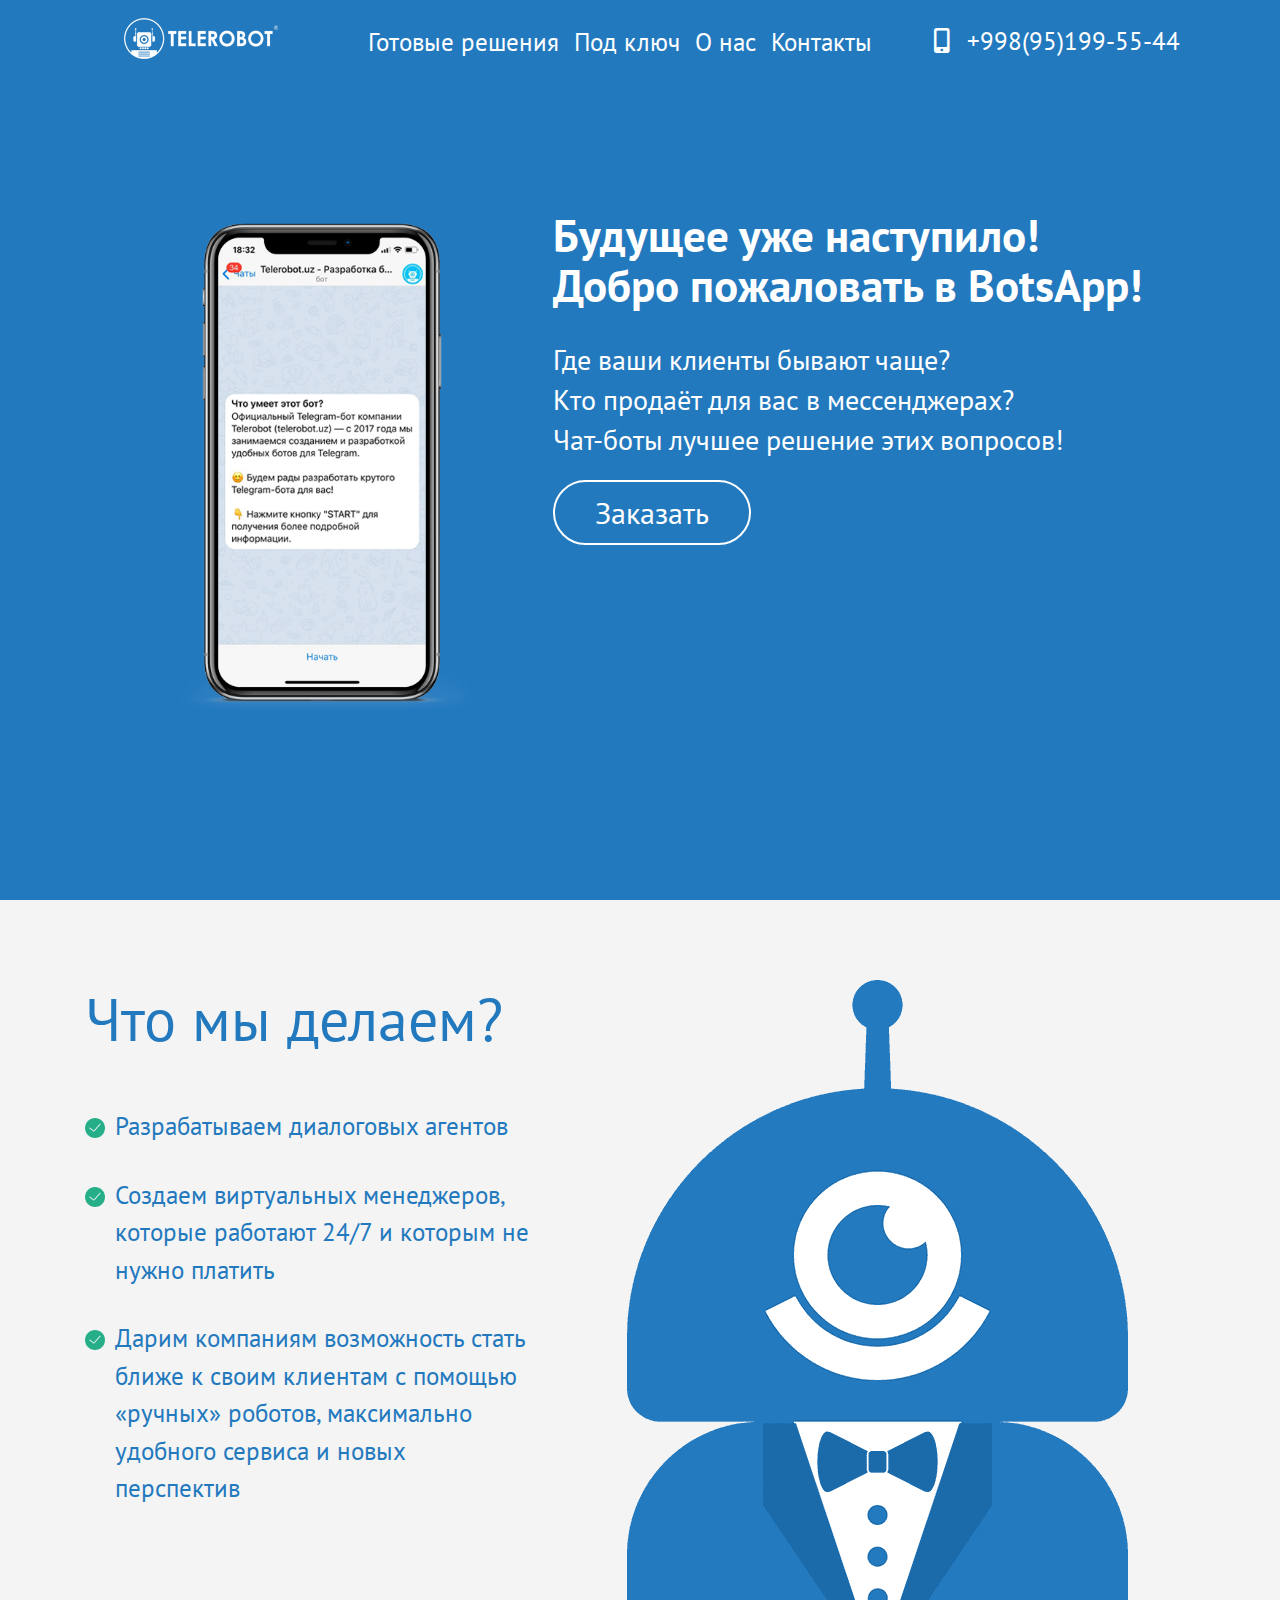
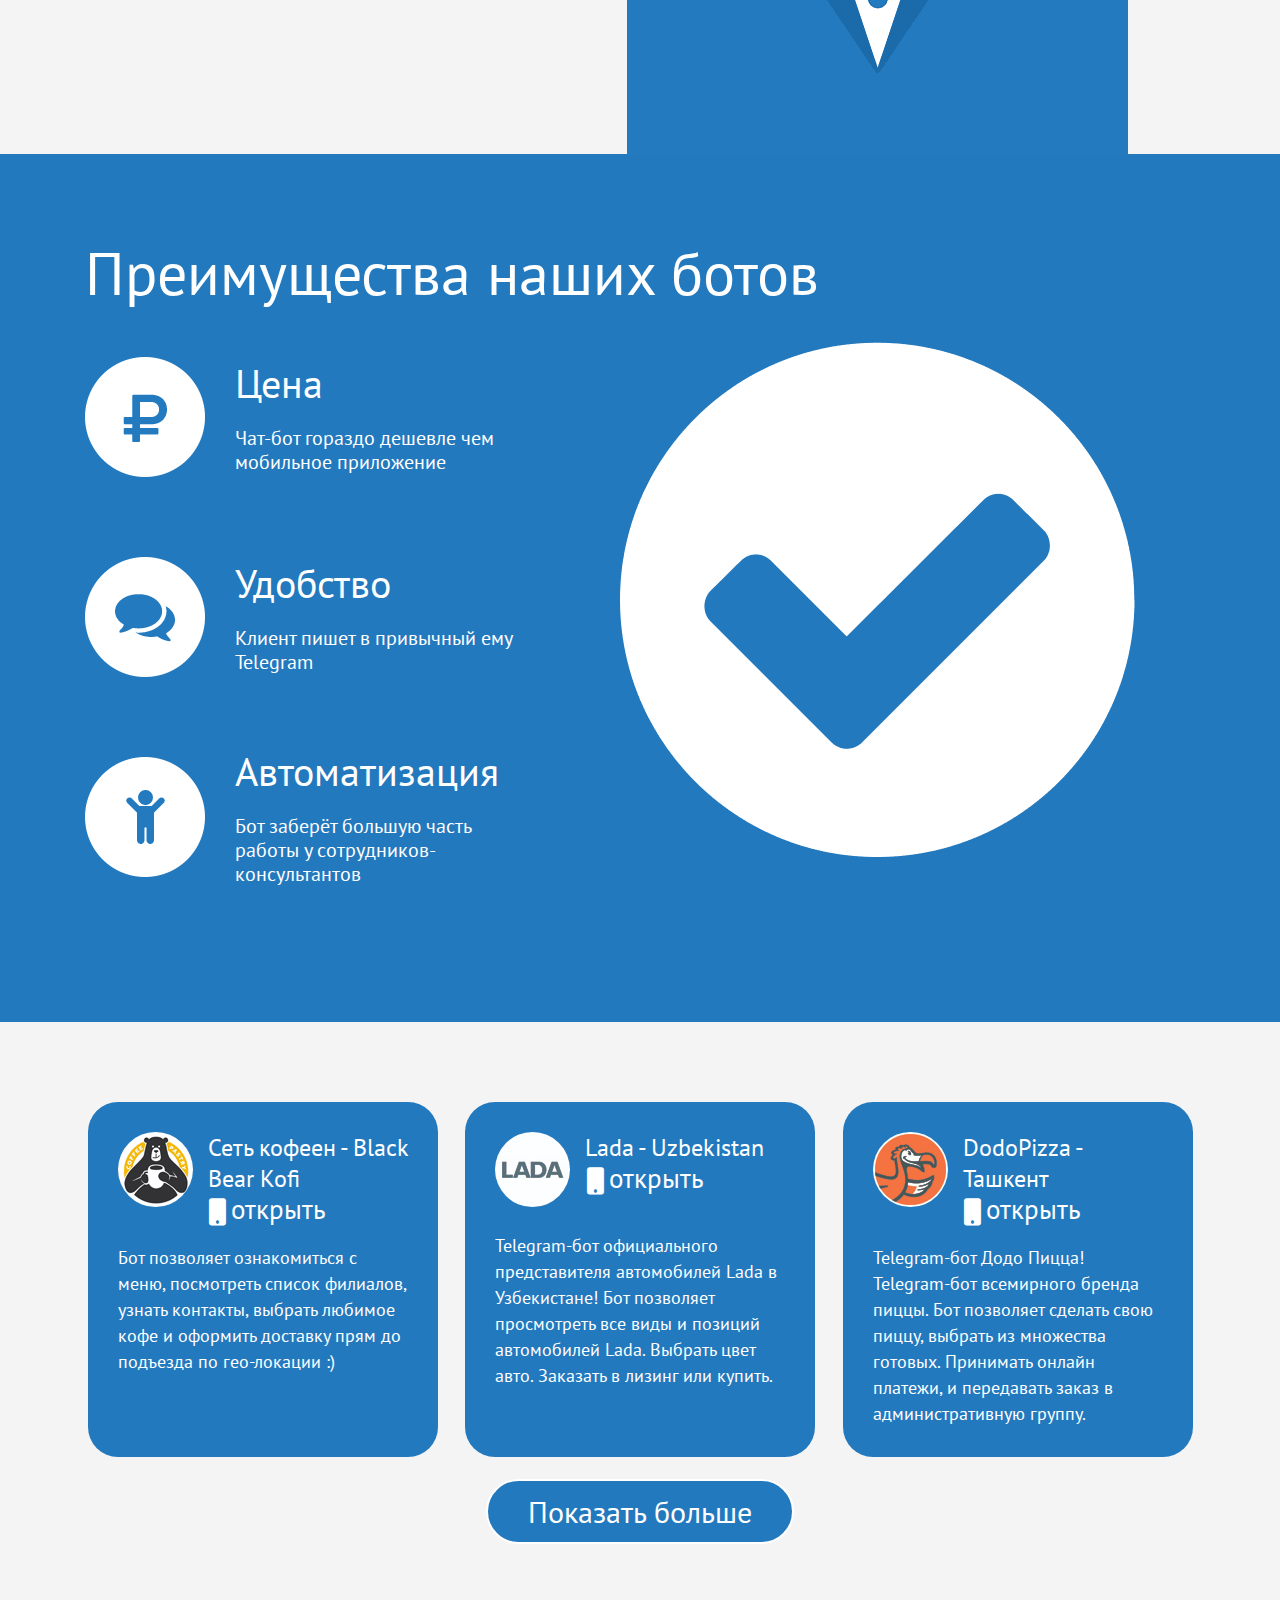
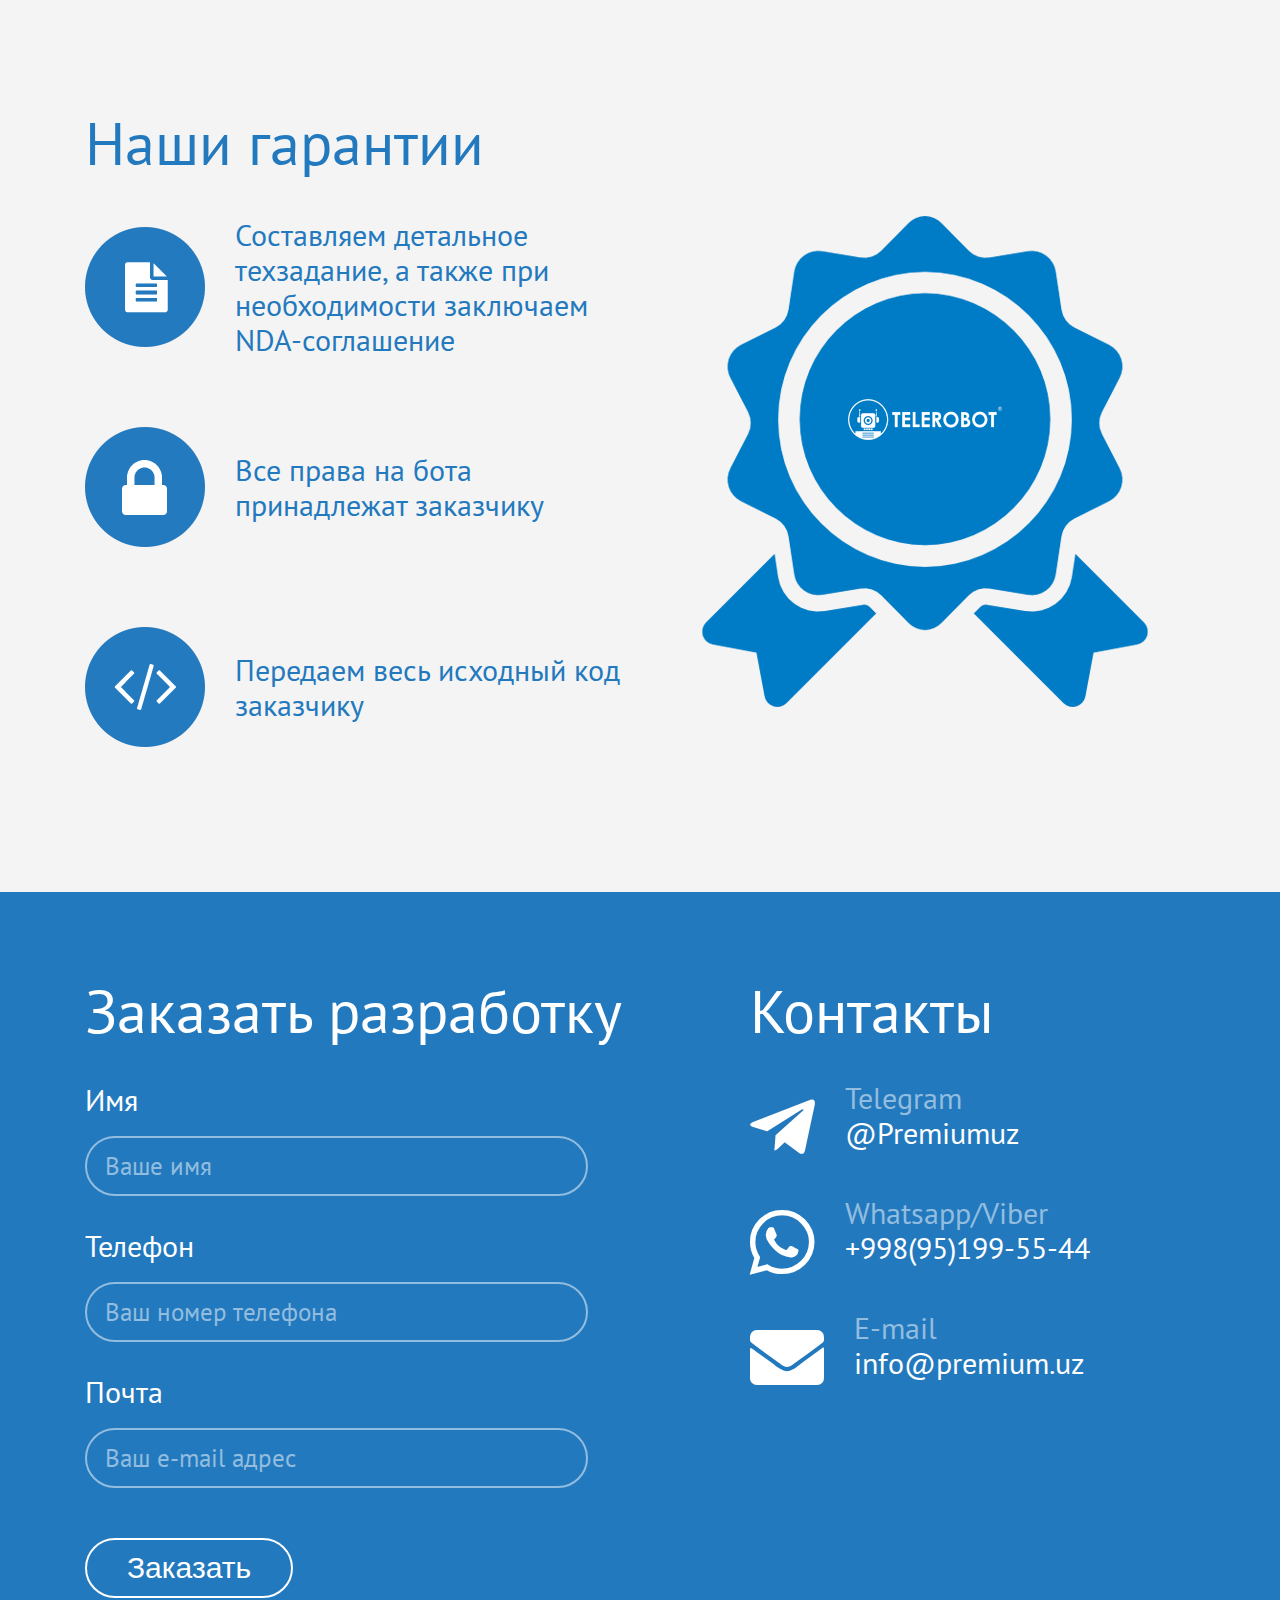
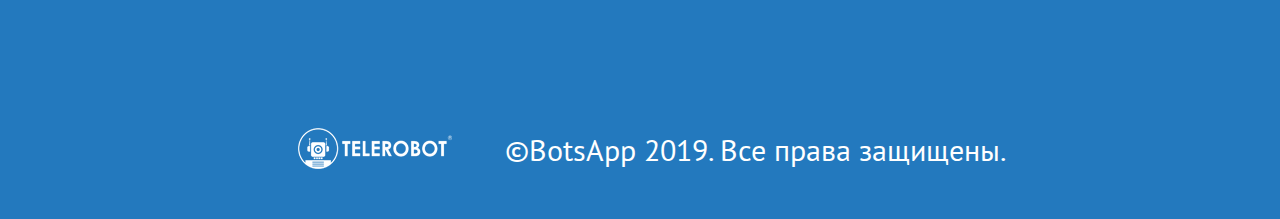
<file: index.html>
<!DOCTYPE html>
<html lang="en">
<head>
    <meta charset="UTF-8">
    <meta name="viewport" content="width=device-width, initial-scale=1.0">
    <meta http-equiv="X-UA-Compatible" content="ie=edge">
    <title>Создание, разработка ботов для Telegram - Ташкент, Узбекистан</title>
    <meta name="description" content="Создание, разработка ботов для Telegram в Ташкенте, Узбекистан. Доступные цены, профессиональные разработки, лучшее качество." />
    <meta property="og:title" content="Создание, разработка ботов для Telegram - Ташкент, Узбекистан">
    <meta property="og:image" content="https://telerobot.uz/static/images/content/telerobot.jpg">
    <meta property="og:site_name" content="Telerobot.uz">
    <meta property="og:description" content="Создание, разработка ботов для Telegram в Ташкенте, Узбекистан. Доступные цены, профессиональные разработки, лучшее качество.">

    <!-- Fonts -->
    <link href="https://fonts.googleapis.com/css?family=PT+Sans&display=swap" rel="stylesheet">
    <link rel='stylesheet' href='https://cdnjs.cloudflare.com/ajax/libs/font-awesome/5.11.2/css/all.min.css'/>
    <!-- CSS files -->
    <link href="./css/general.css" rel="stylesheet">
    <link href="./css/header.css" rel="stylesheet">
    <link href="./css/main.css" rel="stylesheet">
    <link rel="stylesheet" href="./css/footer.css">
    <!-- Block styles -->
    <link rel="stylesheet" href="./css/we-do.css">
    <link rel="stylesheet" href="./css/advantages.css">
    <link rel="stylesheet" href="./css/guarantee.css">
    <link rel="stylesheet" href="./css/contacts.css">
    <link rel="stylesheet" href="./css/projects.css">

    <!-- JS files -->
    <script src="./js/script.js"></script>
</head>
<body>
    <header>
        <nav>
            <div class="logo"><a href="#"><img src="./images/logo.png" alt="Logotype"></a></div>
            <div class="menu">
                <ul class="list">
                    <li class="list-item"><a href="./pages/solutions.html" class="list-link">Готовые решения</a></li>
                    <li class="list-item"><a href="./pages/fullconstructed.html" class="list-link">Под ключ</a></li>
                    <li class="list-item"><a href="./pages/aboutus.html" class="list-link">О нас</a></li>
                    <li class="list-item"><a href="./pages/contacts.html" class="list-link">Контакты</a></li>
                    <li class="list-item show-xs"><a href="tel:+998911231223" class="nav-contact-link"><i class="fas fa-mobile-alt"></i> +998911231223</a></li>
                </ul>
            </div>
            <div class="messengers show-sm">
                <a href="https://t.me/premiumuz" class="btn-telegram">
                    <i class="fab fa-telegram"></i>
                    <span class="text">Написать</span>
                </a>
            </div>
            <div class="nav-contact">
                <a href="tel:+998951995544" class="nav-contact-link"><i class="fas fa-mobile-alt"></i> +998(95)199-55-44</a>
            </div>
            <div class="btn-toggle">
                <span class="btn-lines"></span>
                <span class="btn-lines"></span>
                <span class="btn-lines"></span>
            </div>
        </nav>
        <div class="header-inner">
            <div class="container">
                <div class="row">
                    <div class="image-block">
                        <img src="./images/tel.png" alt="Smartphone">
                    </div>
                    <div class="content">
                        <h1 class="content-title">Будущее уже наступило! <br> Добро пожаловать в BotsApp!</h1>
                        <p class="content-desc">Где ваши клиенты бывают чаще? <br> Кто продаёт для вас в мессенджерах? <br> Чат-боты лучшее решение этих вопросов!</p>
                        <a href="#contacts" class="btn-primary">Заказать</a>
                    </div>
                </div>
            </div>
        </div>
    </header>
    <main>
        <div class="we-do">
            <div class="container">
                <div class="row">
                    <div class="content">
                        <h2 class="title-primary">Что мы делаем?</h2>
                        <p><img src="./images/success.png" class="icon"> Разрабатываем диалоговых агентов</p>
                        <p><img src="./images/success.png" class="icon"> Создаем виртуальных менеджеров, которые работают 24/7 и которым не нужно платить</p>
                        <p><img src="./images/success.png" class="icon"> Дарим компаниям возможность стать ближе к своим клиентам с помощью «ручных» роботов, максимально удобного сервиса и новых перспектив</p>
                    </div>
                    <div class="image">
                        <img src="./images/robot.png" alt="Robot">
                    </div>
                </div>
            </div>
        </div>
        <div class="advantages">
            <div class="container">
                <h2 class="title-primary white">Преимущества наших ботов</h2>
                <div class="row">
                    <div class="content">
                        <div class="advantages-item">
                            <h2 class="title">Цена</h2>
                            <p class="text">Чат-бот гораздо дешевле чем мобильное приложение</p>
                            <img class="icon" src="./images/advantages-1.png" alt="Icon">
                        </div>
                        <div class="advantages-item">
                            <h2 class="title">Удобство</h2>
                            <p class="text">Клиент пишет в привычный ему Telegram</p>
                            <img class="icon" src="./images/advantages-2.png" alt="Icon">
                        </div>
                        <div class="advantages-item">
                            <h2 class="title">Автоматизация</h2>
                            <p class="text">Бот заберёт большую часть работы у сотрудников-консультантов</p>
                            <img class="icon" src="./images/advantages-3.png" alt="Icon">
                        </div>
                    </div>
                    <div class="image"><img src="./images/check.png" alt=""></div>
                </div>
            </div>
        </div>
        <div class="projects" id="projects">
            <div class="container">
                <div class="row projects-container hide">
                    <div class="project">
                        <div class="project-head">
                            <div class="img">
                                <img src="./images/kofiuz.jpg" alt="Photo">
                            </div>
                            <div>
                                <h4 class="project-title">Сеть кофеен - Black Bear Kofi</h4>
                                <a href="https://t.me/kofiuzbot" target="_blank" class="project-open-link"><i class="fas fa-mobile"></i>открыть</a>
                            </div>
                        </div>
                        <div class="project-desc">
                            <p>Бот позволяет ознакомиться с меню, посмотреть список филиалов, узнать контакты, выбрать любимое кофе и оформить доставку прям до подъезда по гео-локации :)</p>
                        </div>
                    </div>
                    <div class="project">
                        <div class="project-head">
                            <div class="img">
                                <img src="./images/lada.jpg" alt="Photo">
                            </div>
                            <div>
                                <h4 class="project-title">Lada - Uzbekistan</h4>
                                <a href="https://t.me/ladauzbot" target="_blank" class="project-open-link"><i class="fas fa-mobile"></i>открыть</a>
                            </div>
                        </div>
                        <div class="project-desc">
                            <p>Telegram-бот официального представителя автомобилей Lada в Узбекистане! Бот позволяет просмотреть все виды и позиций автомобилей Lada. Выбрать цвет авто. Заказать в лизинг или купить.</p>
                        </div>
                    </div>
                    <div class="project">
                        <div class="project-head">
                            <div class="img">
                                <img src="./images/dodo.jpg" alt="Photo">
                            </div>
                            <div>
                                <h4 class="project-title">DodoPizza - Ташкент</h4>
                                <a href="https://t.me/uzdodopizzabot" target="_blank" class="project-open-link"><i class="fas fa-mobile"></i>открыть</a>
                            </div>
                        </div>
                        <div class="project-desc">
                            <p>Telegram-бот Додо Пицца! Telegram-бот всемирного бренда пиццы. Бот позволяет сделать свою пиццу, выбрать из множества готовых. Принимать онлайн платежи, и передавать заказ в административную группу.</p>
                        </div>
                    </div>
                    <div class="project hidable">
                        <div class="project-head">
                            <div class="img">
                                <img src="./images/stoma.jpg" alt="Photo">
                            </div>
                            <div>
                                <h4 class="project-title">Цифровая стоматология</h4>
                                <a href="https://t.me/stomaservice_bot" target="_blank" class="project-open-link"><i class="fas fa-mobile"></i>открыть</a>
                            </div>
                        </div>
                        <div class="project-desc">
                            <p>Stomaservice - Эстетическая стоматология. Телеграм бот позволяет получить информацию об услугах и произвести запись к стоматологу в онлайн режиме, всего за 1 минуту!</p>
                        </div>
                    </div>
                    <div class="project hidable">
                        <div class="project-head">
                            <div class="img">
                                <img src="./images/rkeeper.jpg" alt="Photo">
                            </div>
                            <div>
                                <h4 class="project-title">R-keeper - учет и автоматизация</h4>
                                <a href="https://t.me/rkeeperuzbot" target="_blank" class="project-open-link"><i class="fas fa-mobile"></i>открыть</a>
                            </div>
                        </div>
                        <div class="project-desc">
                            <p>R-keeper - система автоматизации и учета ресторанного бизнеса. Telegram бот позволяет получить необходимую информацию и отправить запрос в тех. поддержку.</p>
                        </div>
                    </div>
                    <div class="project hidable">
                        <div class="project-head">
                            <div class="img">
                                <img src="./images/protein.jpg" alt="Photo">
                            </div>
                            <div>
                                <h4 class="project-title">Apex Pizza</h4>
                                <a href="https://t.me/apexpizzabot" target="_blank" class="project-open-link"><i class="fas fa-mobile"></i>открыть</a>
                            </div>
                        </div>
                        <div class="project-desc">
                            <p>Telegram-бот для пиццерии, бот в автоматическом режиме предоставляет пользователям меню, оформляет заказ, запрашивает гео-локацию и выставляет счет.</p>
                        </div>
                    </div>
                    <div class="project hidable">
                        <div class="project-head">
                            <div class="img">
                                <img src="./images/pasad.jpg" alt="Photo">
                            </div>
                            <div>
                                <h4 class="project-title">Pasado - ресторан авторской кухни</h4>
                                <a href="https://t.me/pasadouzbot" target="_blank" class="project-open-link"><i class="fas fa-mobile"></i>открыть</a>
                            </div>
                        </div>
                        <div class="project-desc">
                            <p>Бот позволяет ознакомиться с меню, забронировать столик в реальном времени, узнать подробную информацию о ресторане, а также оставить отзывы.</p>
                        </div>
                    </div>
                    <div class="project hidable">
                        <div class="project-head">
                            <div class="img">
                                <img src="./images/podushechnaya.jpg" alt="Photo">
                            </div>
                            <div>
                                <h4 class="project-title">Подушечная</h4>
                                <a href="https://t.me/Podushechnayabot" target="_blank" class="project-open-link"><i class="fas fa-mobile"></i>открыть</a>
                            </div>
                        </div>
                        <div class="project-desc">
                            <p>Бот для "подушечной" - креативный и очень привлекательный ресторан в центре Ташкента ;) благодаря боту вы можете ознакомиться с меню и оформить доставку блюд на дом)</p>
                        </div>
                    </div>
                    <div class="project hidable">
                        <div class="project-head">
                            <div class="img">
                                <img src="./images/likebz.jpg" alt="Photo">
                            </div>
                            <div>
                                <h4 class="project-title">Like Центр</h4>
                                <a href="https://t.me/likebzuzbot" target="_blank" class="project-open-link"><i class="fas fa-mobile"></i>открыть</a>
                            </div>
                        </div>
                        <div class="project-desc">
                            <p>Бот позволяет ознакомиться с курсами учебного центра для предпринимателей, записаться на них и оплатить курсы прямо в Телеграм через платежную систему Payme.</p>
                        </div>
                    </div>
                    <div class="project hidable">
                        <div class="project-head">
                            <div class="img">
                                <img src="./images/topme.jpg" alt="Photo">
                            </div>
                            <div>
                                <h4 class="project-title">Topme</h4>
                                <a href="https://t.me/topme_bot" target="_blank" class="project-open-link"><i class="fas fa-mobile"></i>открыть</a>
                            </div>
                        </div>
                        <div class="project-desc">
                            <p>Бот для накрутки лайков, подписчиков, просмотров и т.д. в социальных сетях (instagram), с возможностью онлайн оплаты через Payme прямо в Telegram-боте</p>
                        </div>
                    </div>
                    <div class="project hidable">
                        <div class="project-head">
                            <div class="img">
                                <img src="./images/htb.jpg" alt="Photo">
                            </div>
                            <div>
                                <h4 class="project-title">Get Club - учебный центр</h4>
                                <a href="https://t.me/get_clubbot" target="_blank" class="project-open-link"><i class="fas fa-mobile"></i>открыть</a>
                            </div>
                        </div>
                        <div class="project-desc">
                            <p>Telegram-бот для учебного центра Get Club, бот в запрашивает у пользователей контактные данные, затем поочередно высылает обучающие уроки в телеграм.</p>
                        </div>
                    </div>
                    <div class="project hidable">
                        <div class="project-head">
                            <div class="img">
                                <img src="./images/old.jpg" alt="Photo">
                            </div>
                            <div>
                                <h4 class="project-title">Old Amsterdam</h4>
                                <a href="https://t.me/oldamsterdambot" target="_blank" class="project-open-link"><i class="fas fa-mobile"></i>открыть</a>
                            </div>
                        </div>
                        <div class="project-desc">
                            <p>Официальный Telegram-бот ресторана Old Amsterdam, г. Ташкент. Бронирование столиков и доставка из заведения. Выбор блюд из меню</p>
                        </div>
                    </div>
                </div>
                <div class="text-center">
                    <a href="#projects" class="btn-primary show-more-btn">Показать больше</a>
                </div>
            </div>
        </div>
        <div class="guarantee">
            <div class="container">
                <h2 class="title-primary">Наши гарантии</h2>
                <div class="row">
                    <div class="content">
                        <div class="guarantee-item">
                            <p class="text">Составляем детальное техзадание, а также при необходимости заключаем NDA-соглашение</p>
                            <img class="icon" src="./images/garant-1.png" alt="Icon">
                        </div>
                        <div class="guarantee-item">
                            <p class="text">Все права на бота принадлежат заказчику</p>
                            <img class="icon" src="./images/garant-2.png" alt="Icon">
                        </div>
                        <div class="guarantee-item">
                            <p class="text">Передаем весь исходный код заказчику</p>
                            <img class="icon" src="./images/garant-3.png" alt="Icon">
                        </div>
                    </div>
                    <div class="image"><img src="./images/like-1.png" alt=""></div>
                </div>
            </div>
        </div>
        <div class="contacts" id="contacts">
            <div class="container">
                <div class="row">
                    <form action="" class="order-form">
                        <h2 class="title-primary white">Заказать разработку</h2>
                        <label><span class="label-text">Имя</span>
                            <input type="text" name="input_name" class="order-form-input" required="true" placeholder="Ваше имя">
                        </label>
                        <label><span class="label-text">Телефон</span>
                                <input type="tel" name="input_phone" class="order-form-input" required="true" placeholder="Ваш номер телефона">
                        </label>
                        <label><span class="label-text">Почта</span>
                                <input type="email" name="contact-mail" class="order-form-input" required="true" placeholder="Ваш e-mail адрес">
                        </label>
                        <button type="submit" class="btn-primary">Заказать</button>
                    </form>
                    <div class="contact-numbers">
                        <h2 class="title-primary white">Контакты</h2>
                        <div class="links">
                            <div class="card">
                                <a href="#" class="card-icon"><i class="fab fa-telegram-plane"></i></a>
                                <div>
                                    <p>Telegram</p>
                                    <a href="https://t.me/premiumuz" class="card-username">@Premiumuz</a>
                                </div>
                            </div>
                            <div class="card">
                                <a href="#" class="card-icon"><i class="fab fa-whatsapp"></i></a>
                                <div>
                                    <p>Whatsapp/Viber</p>
                                    <a href="https://wa.me/998951995544" class="card-username">+998(95)199-55-44</a>
                                </div>
                            </div>
                            <div class="card">
                                <a href="#" class="card-icon"><i class="fas fa-envelope"></i></a>
                                <div>
                                    <p>E-mail</p>
                                    <a href="tel:info@premium.uz" class="card-username">info@premium.uz</a>
                                </div>
                            </div>
                        </div>
                    </div>
                </div>
            </div>
        </div>
    </main>
    <footer>
        <img src="./images/logo.png">
        <p>©BotsApp 2019. Все права защищены.</p>
    </footer>
</body>
</html>
</file>
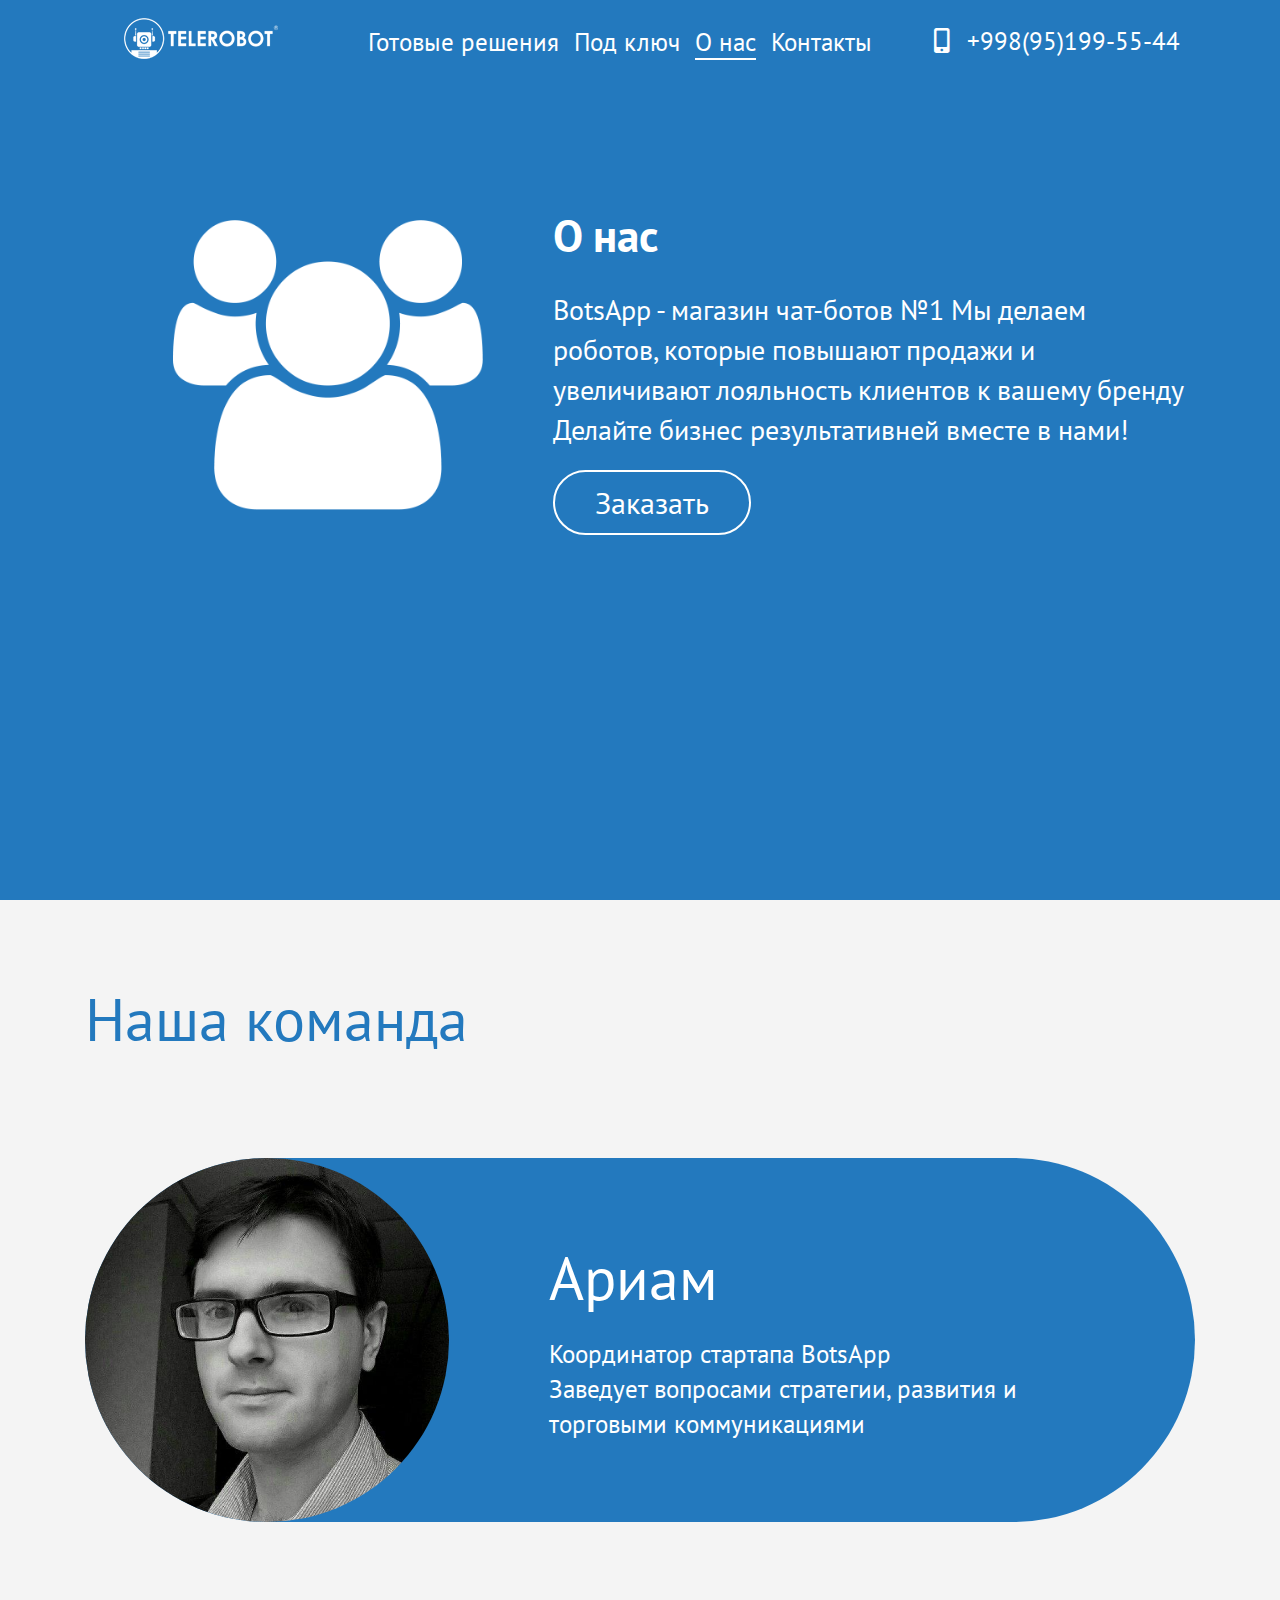
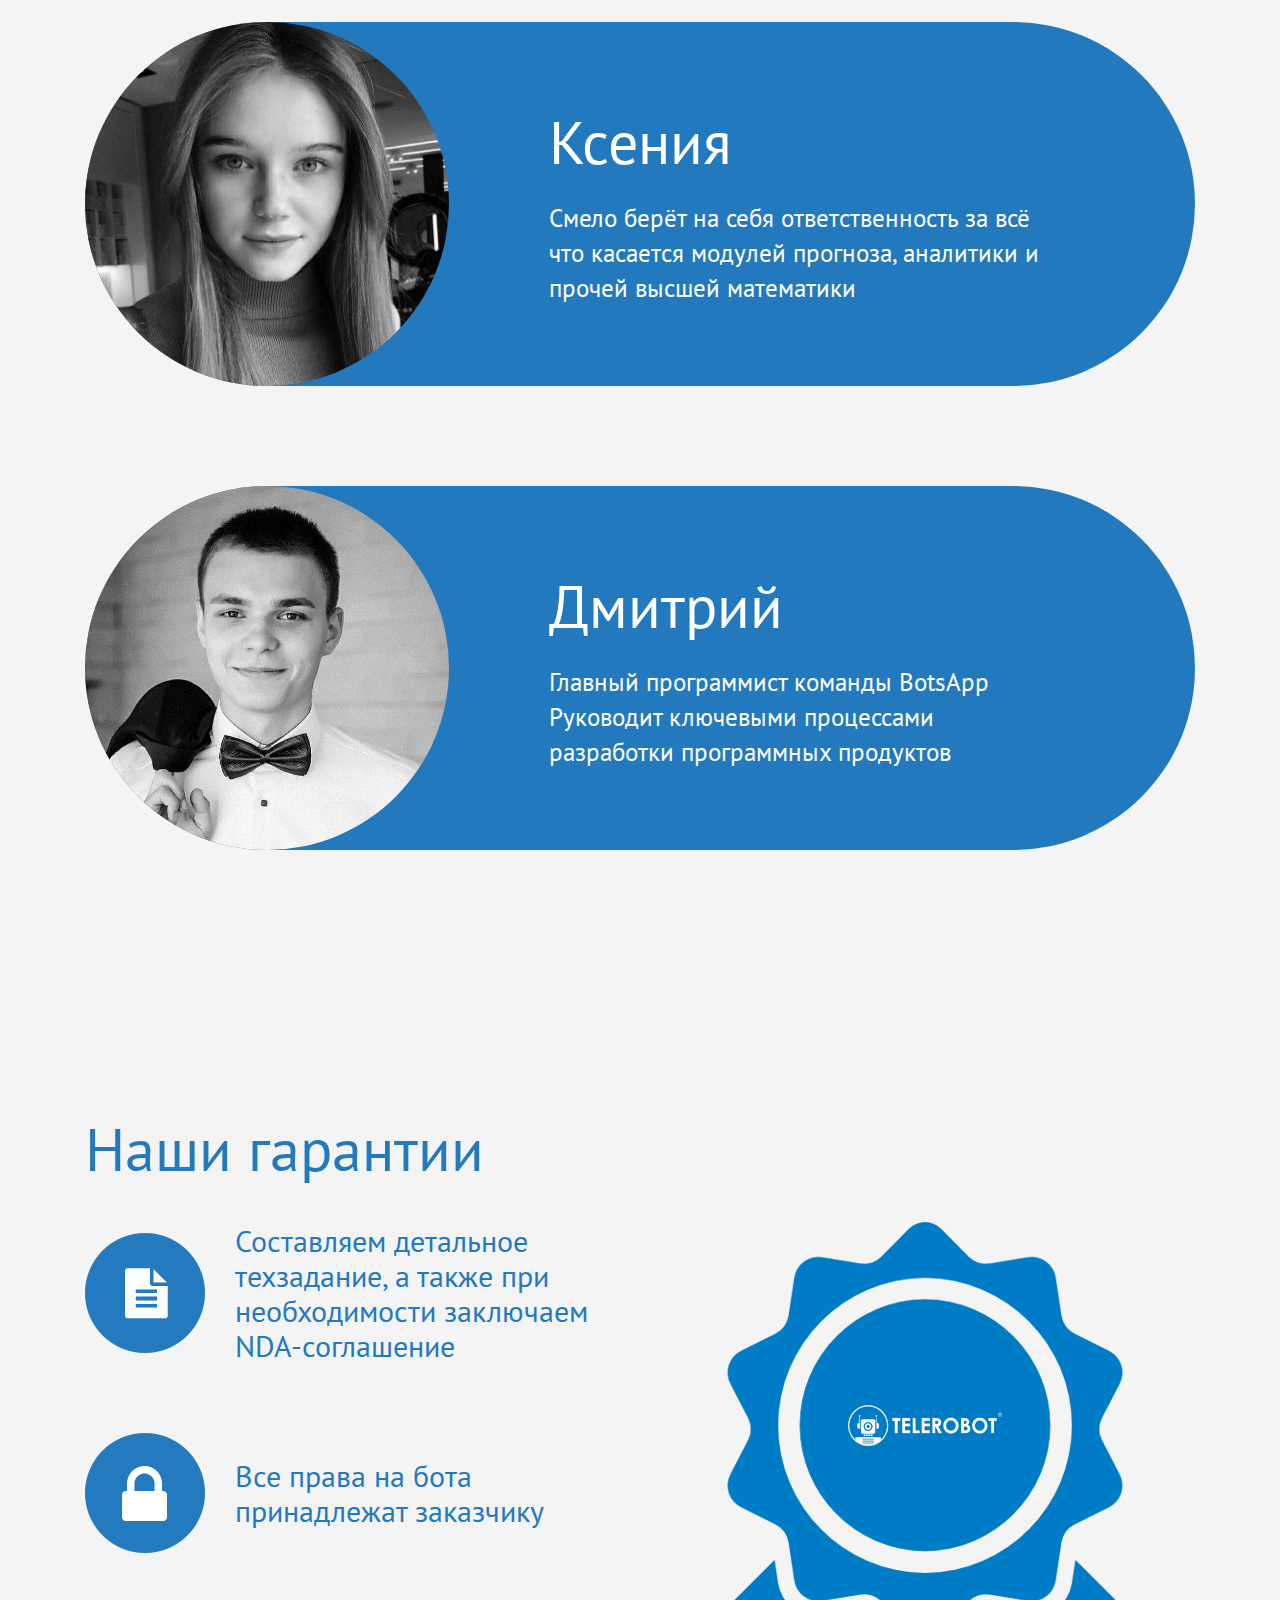
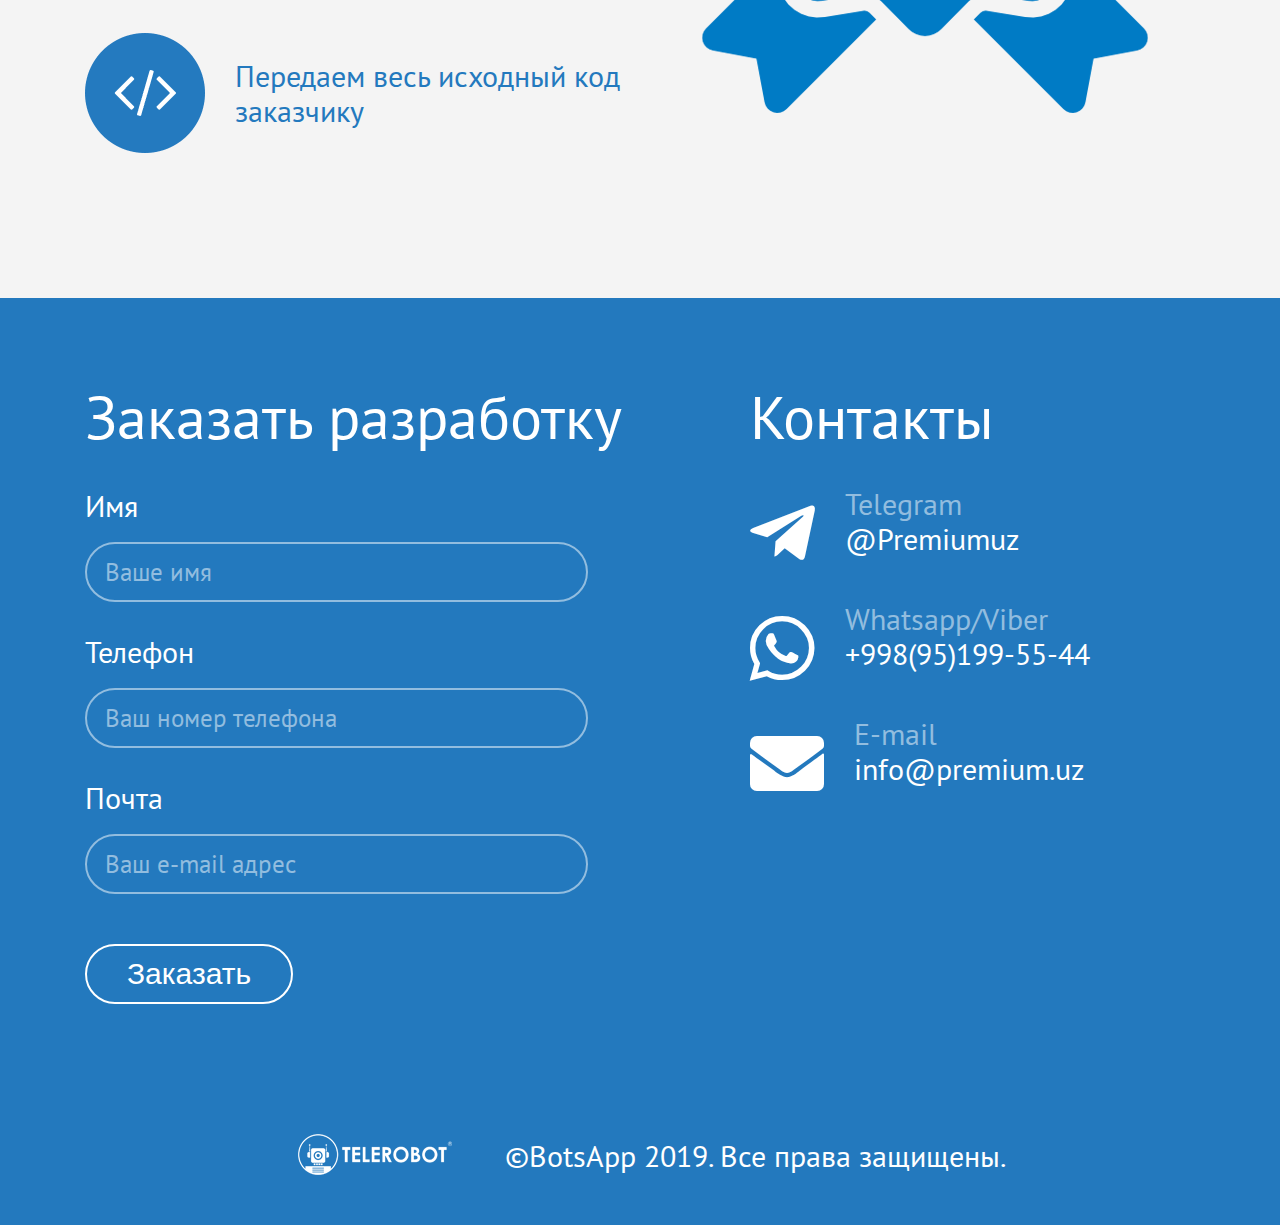
<file: pages/aboutus.html>
<!DOCTYPE html>
<html lang="en">

<head>
    <meta charset="UTF-8">
    <meta name="viewport" content="width=device-width, initial-scale=1.0">
    <meta http-equiv="X-UA-Compatible" content="ie=edge">
    <title>Создание, разработка ботов для Telegram - Ташкент, Узбекистан</title>
    <meta name="description" content="Создание, разработка ботов для Telegram в Ташкенте, Узбекистан. Доступные цены, профессиональные разработки, лучшее качество." />
    <meta property="og:title" content="Создание, разработка ботов для Telegram - Ташкент, Узбекистан">
    <meta property="og:image" content="https://telerobot.uz/static/images/content/telerobot.jpg">
    <meta property="og:site_name" content="Telerobot.uz">
    <meta property="og:description" content="Создание, разработка ботов для Telegram в Ташкенте, Узбекистан. Доступные цены, профессиональные разработки, лучшее качество.">

    <!-- Fonts -->
    <link href="https://fonts.googleapis.com/css?family=PT+Sans&display=swap" rel="stylesheet">
    <link rel='stylesheet' href='https://cdnjs.cloudflare.com/ajax/libs/font-awesome/5.11.2/css/all.min.css' />
    <!-- CSS files -->
    <link href="../css/general.css" rel="stylesheet">
    <link href="../css/header.css" rel="stylesheet">
    <link href="../css/main.css" rel="stylesheet">
    <link rel="stylesheet" href="../css/footer.css">

    <!-- Block styles -->
    <link rel="stylesheet" href="../css/guarantee.css">
    <link rel="stylesheet" href="../css/contacts.css">
    <link rel="stylesheet" href="../css/our-team.css">

    <!-- JS files -->
    <script src="../js/script.js"></script>
</head>

<body>
    <header>
        <nav>
            <div class="logo"><a href="../index.html"><img src="../images/logo.png" alt="Logotype"></a></div>
            <div class="menu">
                <ul class="list">
                    <li class="list-item main"><a href="../index.html" class="list-link">Главная</a></li>
                    <li class="list-item"><a href="./solutions.html" class="list-link">Готовые решения</a></li>
                    <li class="list-item"><a href="./fullconstructed.html" class="list-link">Под ключ</a></li>
                    <li class="list-item"><a href="./aboutus.html" class="list-link active">О нас</a></li>
                    <li class="list-item"><a href="./contacts.html" class="list-link">Контакты</a></li>
                </ul>
            </div>
            <div class="nav-contact">
                <a href="tel:+998951995544" class="nav-contact-link"><i class="fas fa-mobile-alt"></i> +998(95)199-55-44</a>
            </div>
            <div class="btn-toggle">
                <span class="btn-lines"></span>
                <span class="btn-lines"></span>
                <span class="btn-lines"></span>
            </div>
        </nav>
        <div class="header-inner">
            <div class="container">
                <div class="row">
                    <div class="image-block">
                        <img src="../images/about-1.png" alt="Box">
                    </div>
                    <div class="content">
                        <h1 class="content-title">О нас</h1>
                        <p class="content-desc">BotsApp - магазин чат-ботов №1 Мы делаем роботов, которые повышают продажи и увеличивают лояльность клиентов к вашему бренду Делайте бизнес результативней вместе в нами!</p>
                        <a href="#contacts" class="btn-primary">Заказать</a>
                    </div>
                </div>
            </div>
        </div>
    </header>
    <main>
        <div class="our-team">
            <div class="container">
                <h2 class="title-primary">Наша команда</h2>
                <div class="employee-card">
                    <div class="employee-photo">
                        <img src="../images/ariam.jpg" alt="Содрудник">
                    </div>
                    <div class="employee-content">
                        <h3 class="employee-name">Ариам</h3>
                        <p class="employee-desc">Координатор стартапа BotsApp <br> Заведует вопросами стратегии,
                            развития и торговыми коммуникациями</p>
                    </div>
                </div>
                <div class="employee-card">
                    <div class="employee-photo">
                        <img src="../images/kseniya.jpg" alt="Содрудник">
                    </div>
                    <div class="employee-content">
                        <h3 class="employee-name">Ксения</h3>
                        <p class="employee-desc">Смело берёт на себя ответственность за всё что касается модулей
                            прогноза, аналитики и прочей высшей математики</p>
                    </div>
                </div>
                <div class="employee-card">
                    <div class="employee-photo">
                        <img src="../images/dima.jpg" alt="Содрудник">
                    </div>
                    <div class="employee-content">
                        <h3 class="employee-name">Дмитрий</h3>
                        <p class="employee-desc">Главный программист команды BotsApp <br> Руководит ключевыми процессами
                            разработки программных продуктов</p>
                    </div>
                </div>
            </div>
        </div>
        <div class="guarantee">
            <div class="container">
                <h2 class="title-primary">Наши гарантии</h2>
                <div class="row">
                    <div class="content">
                        <div class="guarantee-item">
                            <p class="text">Составляем детальное техзадание, а также при необходимости заключаем
                                NDA-соглашение</p>
                            <img class="icon" src="../images/garant-1.png" alt="Icon">
                        </div>
                        <div class="guarantee-item">
                            <p class="text">Все права на бота принадлежат заказчику</p>
                            <img class="icon" src="../images/garant-2.png" alt="Icon">
                        </div>
                        <div class="guarantee-item">
                            <p class="text">Передаем весь исходный код заказчику</p>
                            <img class="icon" src="../images/garant-3.png" alt="Icon">
                        </div>
                    </div>
                    <div class="image"><img src="../images/like-1.png" alt=""></div>
                </div>
            </div>
        </div>
        <div class="contacts" id="contacts">
            <div class="container">
                <div class="row">
                    <form action="" class="order-form">
                        <h2 class="title-primary white">Заказать разработку</h2>
                        <label><span class="label-text">Имя</span>
                            <input type="text" name="input_name" class="order-form-input" required="true"
                                placeholder="Ваше имя">
                        </label>
                        <label><span class="label-text">Телефон</span>
                            <input type="tel" name="input_phone" class="order-form-input" required="true"
                                placeholder="Ваш номер телефона">
                        </label>
                        <label><span class="label-text">Почта</span>
                            <input type="email" name="contact-mail" class="order-form-input" required="true"
                                placeholder="Ваш e-mail адрес">
                        </label>
                        <button type="submit" class="btn-primary">Заказать</button>
                    </form>
                    <div class="contact-numbers">
                        <h2 class="title-primary white">Контакты</h2>
                        <div class="links">
                            <div class="card">
                                <a href="#" class="card-icon"><i class="fab fa-telegram-plane"></i></a>
                                <div>
                                    <p>Telegram</p>
                                    <a href="https://t.me/premiumuz" class="card-username">@Premiumuz</a>
                                </div>
                            </div>
                            <div class="card">
                                <a href="#" class="card-icon"><i class="fab fa-whatsapp"></i></a>
                                <div>
                                    <p>Whatsapp/Viber</p>
                                    <a href="https://wa.me/998951995544" class="card-username">+998(95)199-55-44</a>
                                </div>
                            </div>
                            <div class="card">
                                <a href="#" class="card-icon"><i class="fas fa-envelope"></i></a>
                                <div>
                                    <p>E-mail</p>
                                    <a href="tel:info@premium.uz" class="card-username">info@premium.uz</a>
                                </div>
                            </div>
                        </div>
                    </div>
                </div>
            </div>
        </div>
    </main>
    <footer>
        <img src="../images/logo.png">
        <p>©BotsApp 2019. Все права защищены.</p>
    </footer>
</body>

</html>
</file>
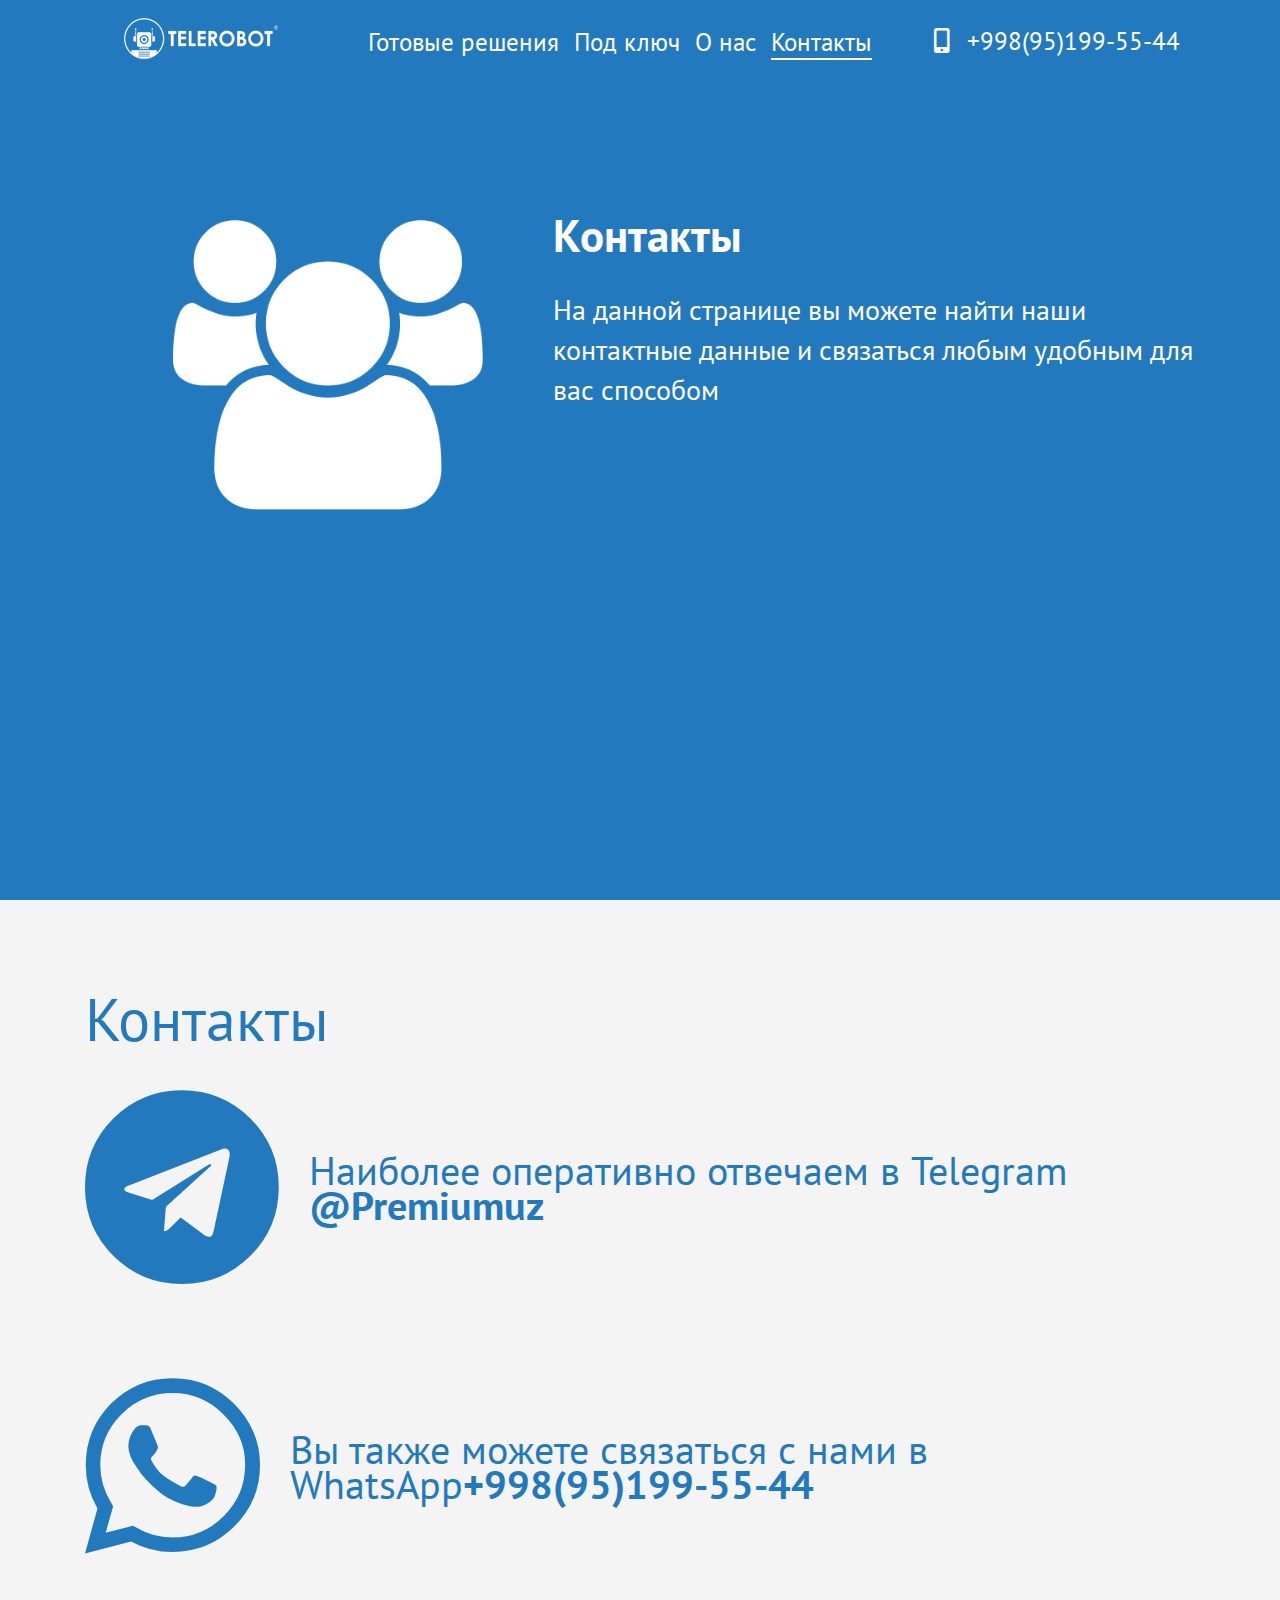
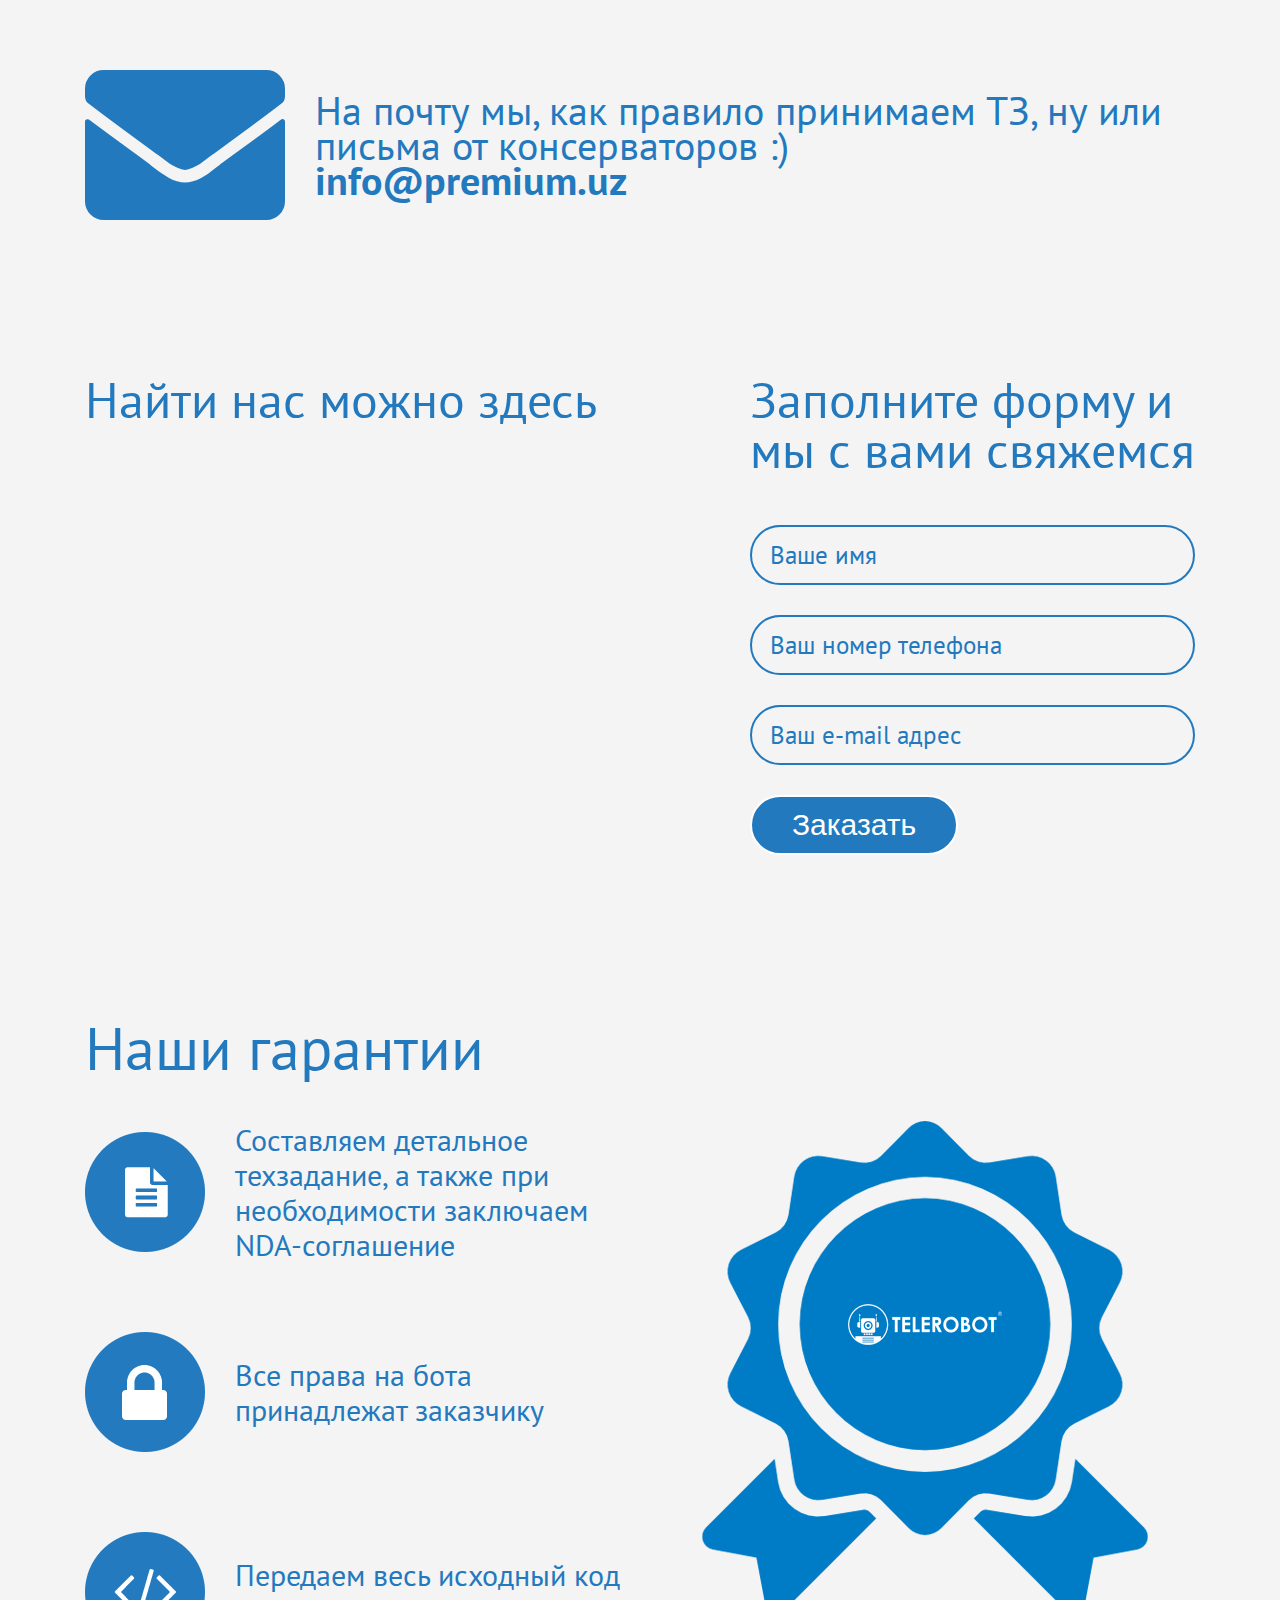
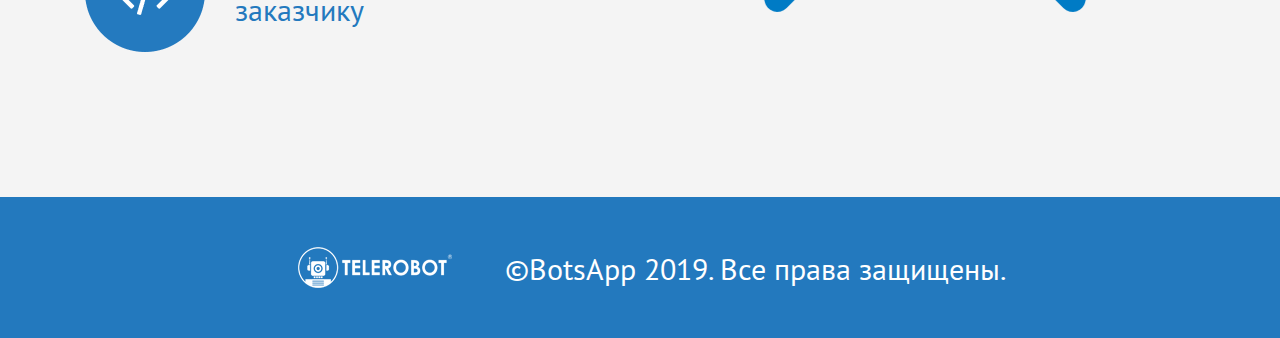
<file: pages/contacts.html>
<!DOCTYPE html>
<html lang="en">

<head>
    <meta charset="UTF-8">
    <meta name="viewport" content="width=device-width, initial-scale=1.0">
    <meta http-equiv="X-UA-Compatible" content="ie=edge">
    <title>Создание, разработка ботов для Telegram - Ташкент, Узбекистан</title>
    <meta name="description" content="Создание, разработка ботов для Telegram в Ташкенте, Узбекистан. Доступные цены, профессиональные разработки, лучшее качество." />
    <meta property="og:title" content="Создание, разработка ботов для Telegram - Ташкент, Узбекистан">
    <meta property="og:image" content="https://telerobot.uz/static/images/content/telerobot.jpg">
    <meta property="og:site_name" content="Telerobot.uz">
    <meta property="og:description" content="Создание, разработка ботов для Telegram в Ташкенте, Узбекистан. Доступные цены, профессиональные разработки, лучшее качество.">

    <!-- Fonts -->
    <link href="https://fonts.googleapis.com/css?family=PT+Sans&display=swap" rel="stylesheet">
    <link rel='stylesheet' href='https://cdnjs.cloudflare.com/ajax/libs/font-awesome/5.11.2/css/all.min.css' />
    <!-- CSS files -->
    <link href="../css/general.css" rel="stylesheet">
    <link href="../css/header.css" rel="stylesheet">
    <link href="../css/main.css" rel="stylesheet">
    <link rel="stylesheet" href="../css/footer.css">
    <link rel="stylesheet" href="../css/contacts-block.css">

    <!-- Block styles -->
    <link rel="stylesheet" href="../css/guarantee.css">

    <!-- JS files -->
    <script src="../js/script.js"></script>
</head>

<body>
    <header>
        <nav>
            <div class="logo"><a href="../index.html"><img src="../images/logo.png" alt="Logotype"></a></div>
            <div class="menu">
                <ul class="list">
                    <li class="list-item main"><a href="../index.html" class="list-link">Главная</a></li>
                    <li class="list-item"><a href="./solutions.html" class="list-link">Готовые решения</a></li>
                    <li class="list-item"><a href="./fullconstructed.html" class="list-link">Под ключ</a></li>
                    <li class="list-item"><a href="./aboutus.html" class="list-link">О нас</a></li>
                    <li class="list-item"><a href="./contacts.html" class="list-link active">Контакты</a></li>
                </ul>
            </div>
            <div class="nav-contact">
                <a href="tel:+998951995544" class="nav-contact-link"><i class="fas fa-mobile-alt"></i> +998(95)199-55-44</a>
            </div>
            <div class="btn-toggle">
                <span class="btn-lines"></span>
                <span class="btn-lines"></span>
                <span class="btn-lines"></span>
            </div>
        </nav>
        <div class="header-inner">
            <div class="container">
                <div class="row">
                    <div class="image-block">
                        <img src="../images/about-1.png" alt="Box">
                    </div>
                    <div class="content">
                        <h1 class="content-title">Контакты</h1>
                        <p class="content-desc">На данной странице вы можете найти наши контактные данные и связаться
                            любым удобным для вас способом</p>
                    </div>
                </div>
            </div>
        </div>
    </header>
    <main>
        <div class="contacts-block">
            <div class="container">
                <h2 class="title-primary">Контакты</h2>
                <div class="card">
                    <a href="#" class="card-icon"><i class="fab fa-telegram"></i></a>
                    <div class="card-content">
                        <p>Наиболее оперативно отвечаем в Telegram <a href="https://t.me/premiumuz" class="card-username">@Premiumuz</a></p>
                    </div>
                </div>
                <div class="card">
                    <a href="#" class="card-icon"><i class="fab fa-whatsapp"></i></a>
                    <div class="card-content">
                        <p>Вы также можете связаться с нами в WhatsApp<a href="https://wa.me/998951995544" class="card-username">+998(95)199-55-44</a></p>
                    </div>
                </div>
                <div class="card">
                    <a href="#" class="card-icon"><i class="fas fa-envelope"></i></a>
                    <div class="card-content">
                        <p>На почту мы, как правило принимаем ТЗ, ну или письма от консерваторов :) <br> <a href="tel:info@premium.uz" class="card-username">info@premium.uz</a></p>
                    </div>
                </div>
            </div>
        </div>
        <div class="map-form">
            <div class="container">
                <div class="row">
                    <div class="map">
                        <h2 class="title-secondary">Найти нас можно здесь</h2>
                        <iframe src="https://www.google.com/maps/embed?pb=!1m18!1m12!1m3!1d749.1361275500657!2d69.29604629310485!3d41.31877156556117!2m3!1f0!2f0!3f0!3m2!1i1024!2i768!4f13.1!3m3!1m2!1s0x38aef5d5e6373f25%3A0x3fe39a09d00400cf!2sCanali%20Boutique!5e0!3m2!1sen!2s!4v1573624132837!5m2!1sen!2s" width="600" height="450" frameborder="0" style="border:0;" allowfullscreen=""></iframe>
                    </div>
                    <div class="form">
                        <h2 class="title-secondary">Заполните форму и мы с вами свяжемся</h2>
                        <form action="">
                            <label>
                                <input type="text" name="input_name" class="form-input" required="true"
                                    placeholder="Ваше имя">
                            </label>
                            <label>
                                <input type="tel" name="input_phone" class="form-input" required="true"
                                    placeholder="Ваш номер телефона">
                            </label>
                            <label>
                                <input type="email" name="contact-mail" class="form-input" required="true"
                                    placeholder="Ваш e-mail адрес">
                            </label>
                            <div class="text-center">
                                <button type="submit" class="btn-primary">Заказать</button>
                            </div>
                        </form>
                    </div>
                </div>
            </div>
        </div>
        <div class="guarantee">
            <div class="container">
                <h2 class="title-primary">Наши гарантии</h2>
                <div class="row">
                    <div class="content">
                        <div class="guarantee-item">
                            <p class="text">Составляем детальное техзадание, а также при необходимости заключаем
                                NDA-соглашение</p>
                            <img class="icon" src="../images/garant-1.png" alt="Icon">
                        </div>
                        <div class="guarantee-item">
                            <p class="text">Все права на бота принадлежат заказчику</p>
                            <img class="icon" src="../images/garant-2.png" alt="Icon">
                        </div>
                        <div class="guarantee-item">
                            <p class="text">Передаем весь исходный код заказчику</p>
                            <img class="icon" src="../images/garant-3.png" alt="Icon">
                        </div>
                    </div>
                    <div class="image"><img src="../images/like-1.png" alt=""></div>
                </div>
            </div>
        </div>
    </main>
    <footer>
        <img src="../images/logo.png">
        <p>©BotsApp 2019. Все права защищены.</p>
    </footer>
</body>

</html>
</file>
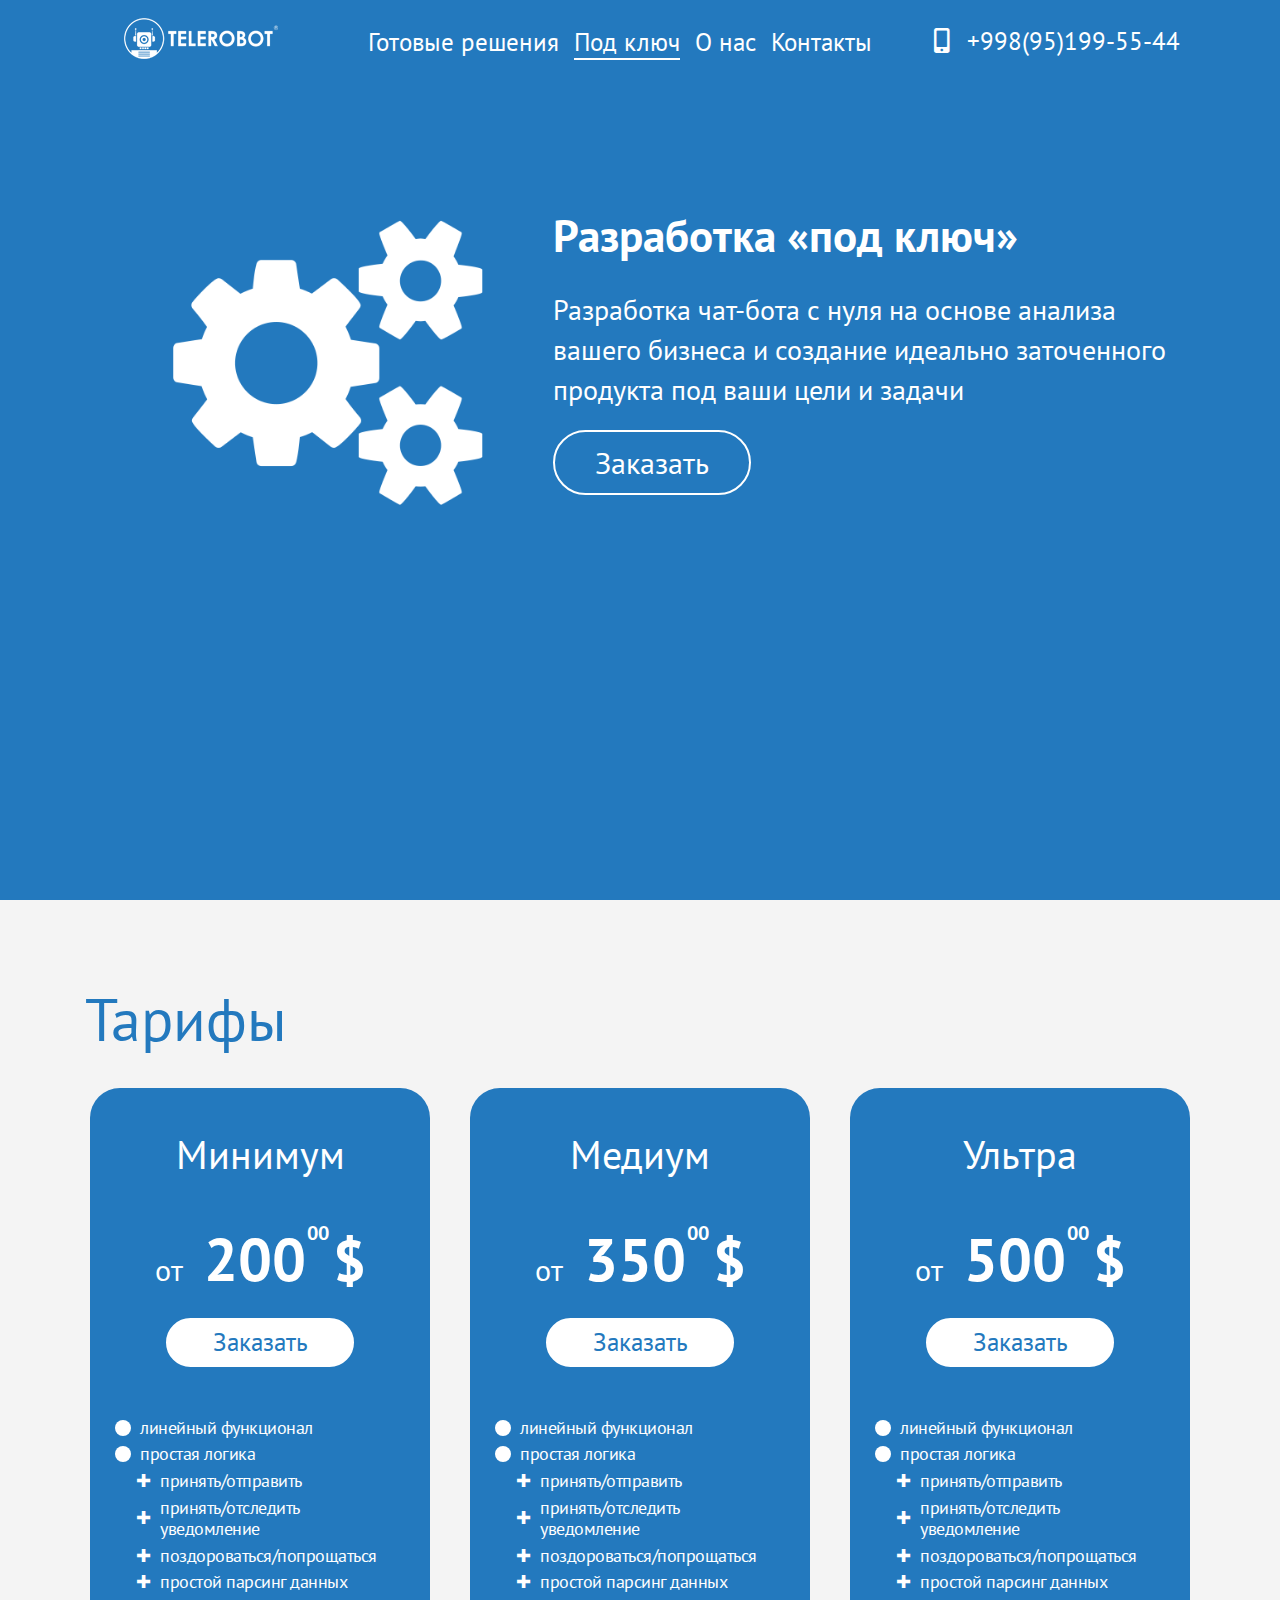
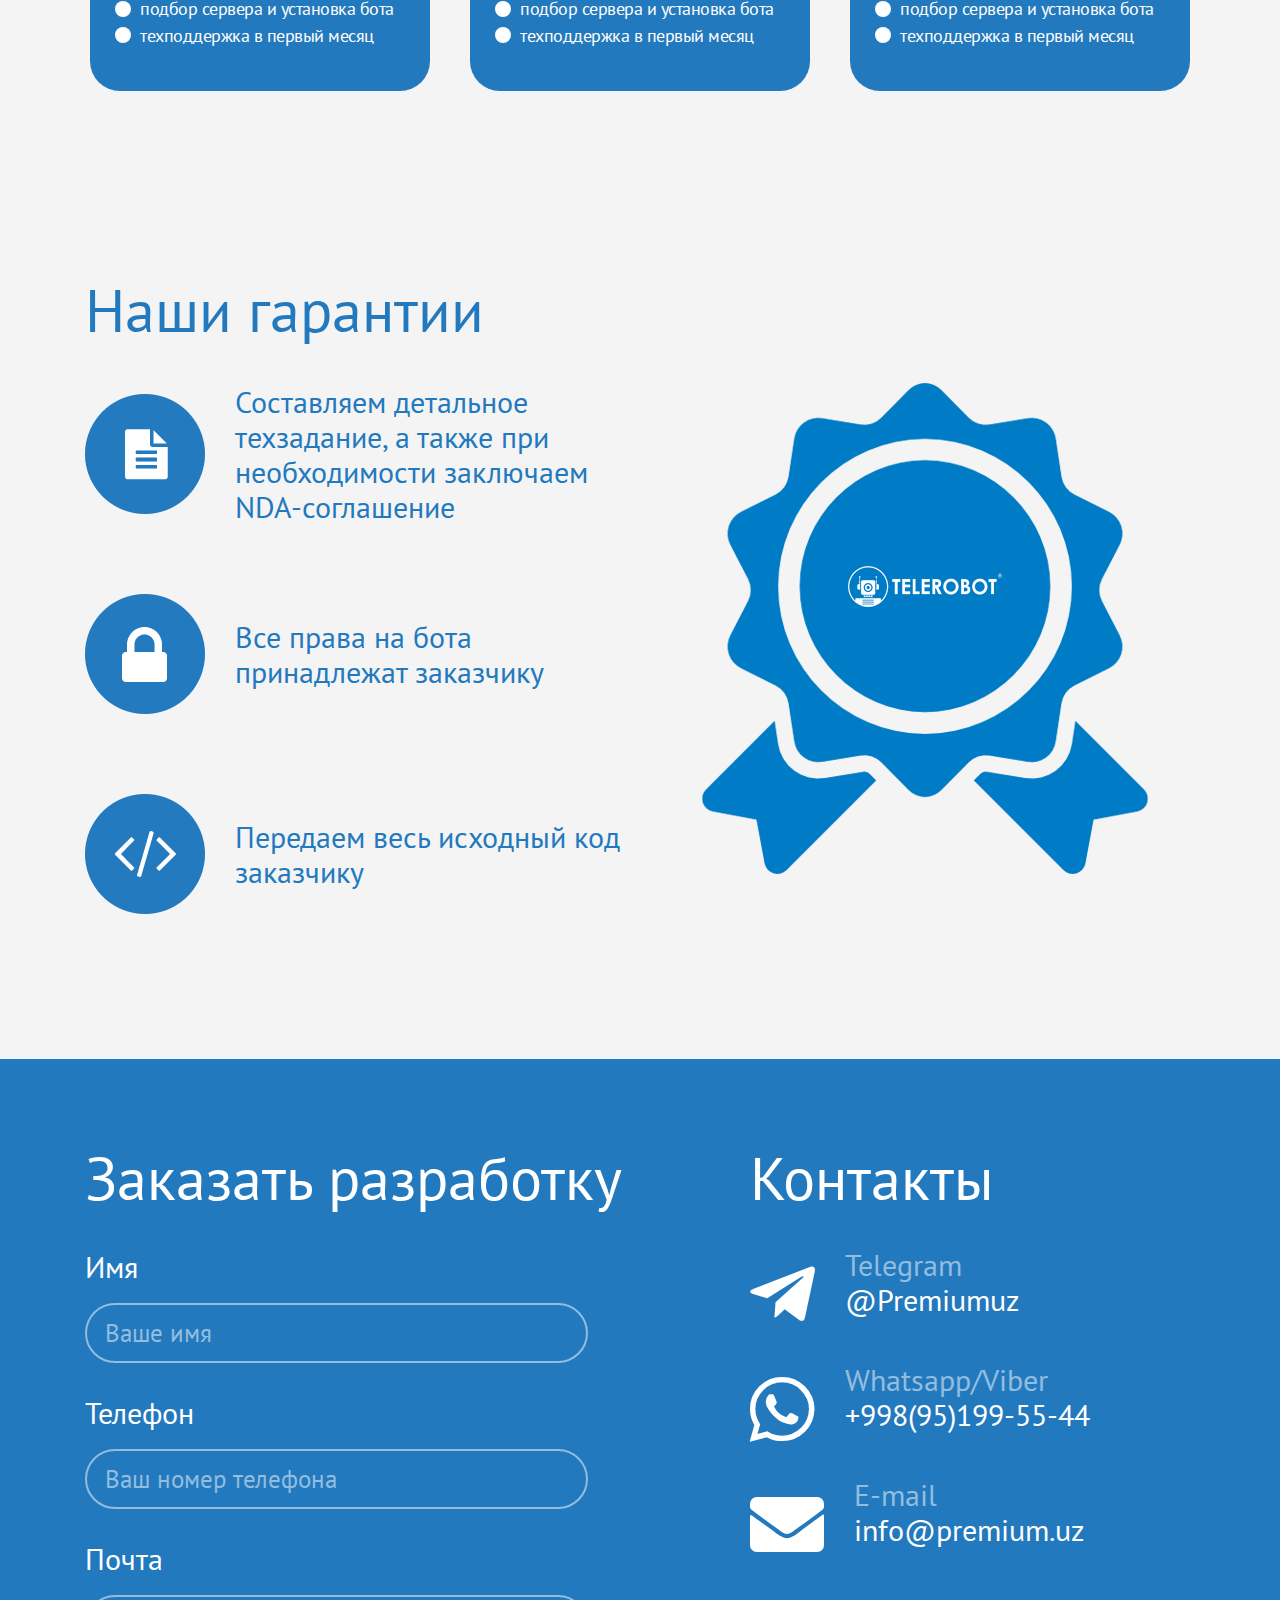
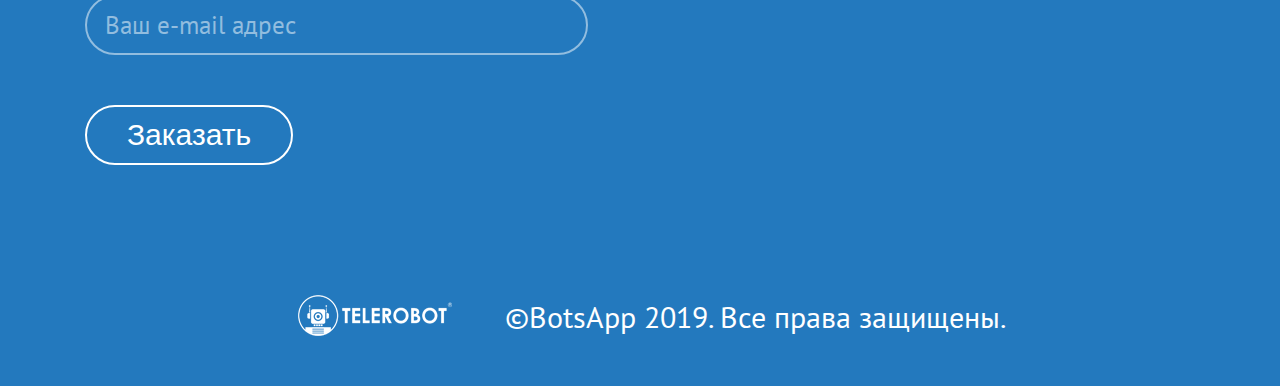
<file: pages/fullconstructed.html>
<!DOCTYPE html>
<html lang="en">

<head>
    <meta charset="UTF-8">
    <meta name="viewport" content="width=device-width, initial-scale=1.0">
    <meta http-equiv="X-UA-Compatible" content="ie=edge">
    <title>Создание, разработка ботов для Telegram - Ташкент, Узбекистан</title>
    <meta name="description" content="Создание, разработка ботов для Telegram в Ташкенте, Узбекистан. Доступные цены, профессиональные разработки, лучшее качество." />
    <meta property="og:title" content="Создание, разработка ботов для Telegram - Ташкент, Узбекистан">
    <meta property="og:image" content="https://telerobot.uz/static/images/content/telerobot.jpg">
    <meta property="og:site_name" content="Telerobot.uz">
    <meta property="og:description" content="Создание, разработка ботов для Telegram в Ташкенте, Узбекистан. Доступные цены, профессиональные разработки, лучшее качество.">

    <!-- Fonts -->
    <link href="https://fonts.googleapis.com/css?family=PT+Sans&display=swap" rel="stylesheet">
    <link rel='stylesheet' href='https://cdnjs.cloudflare.com/ajax/libs/font-awesome/5.11.2/css/all.min.css' />
    <!-- CSS files -->
    <link href="../css/general.css" rel="stylesheet">
    <link href="../css/header.css" rel="stylesheet">
    <link href="../css/main.css" rel="stylesheet">
    <link rel="stylesheet" href="../css/footer.css">
    <!-- Block styles -->
    <link rel="stylesheet" href="../css/guarantee.css">
    <link rel="stylesheet" href="../css/contacts.css">
    <link rel="stylesheet" href="../css/rates.css">
    <!-- JS files -->
    <script src="../js/script.js"></script>
</head>

<body>
    <header>
        <nav>
            <div class="logo"><a href="../index.html"><img src="../images/logo.png" alt="Logotype"></a></div>
            <div class="menu">
                <ul class="list">
                    <li class="list-item main"><a href="../index.html" class="list-link">Главная</a></li>
                    <li class="list-item"><a href="./solutions.html" class="list-link">Готовые решения</a></li>
                    <li class="list-item"><a href="./fullconstructed.html" class="list-link active">Под ключ</a></li>
                    <li class="list-item"><a href="./aboutus.html" class="list-link">О нас</a></li>
                    <li class="list-item"><a href="./contacts.html" class="list-link">Контакты</a></li>
                </ul>
            </div>
            <div class="nav-contact">
                <a href="tel:+998951995544" class="nav-contact-link"><i class="fas fa-mobile-alt"></i> +998(95)199-55-44</a>
            </div>
            <div class="btn-toggle">
                <span class="btn-lines"></span>
                <span class="btn-lines"></span>
                <span class="btn-lines"></span>
            </div>
        </nav>
        <div class="header-inner">
            <div class="container">
                <div class="row">
                    <div class="image-block">
                        <img src="../images/cogs.png" alt="Box">
                    </div>
                    <div class="content">
                        <h1 class="content-title">Разработка «под ключ»</h1>
                        <p class="content-desc">Разработка чат-бота с нуля на основе анализа вашего бизнеса и создание
                            идеально заточенного продукта под ваши цели и задачи</p>
                        <a href="#contacts" class="btn-primary">Заказать</a>
                    </div>
                </div>
            </div>
        </div>
    </header>
    <main>
        <div class="rates">
            <div class="container">
                <h2 class="title-primary">Тарифы</h2>
                <div class="row">
                    <div class="rates-card">
                        <div class="text-center">
                            <h3 class="card-title">Минимум</h3>
                            <p class="card-price">
                                <span class="fr">oт </span>
                                200
                                <sup>00</sup>
                                <span class="curr">$</span>
                            </p>
                            <a href="#contacts" class="btn-primary white">Заказать</a>
                        </div>
                        <ul class="card-list">
                            <li class="list-item">линейный функционал</li>
                            <li class="list-item">простая логика</li>
                            <li>
                                <ul class="card-sublist">
                                    <li class="sublist-item">принять/отправить</li>
                                    <li class="sublist-item">принять/отследить уведомление</li>
                                    <li class="sublist-item">поздороваться/попрощаться</li>
                                    <li class="sublist-item">простой парсинг данных</li>
                                </ul>
                            </li>
                            <li class="list-item">подбор сервера и установка бота</li>
                            <li class="list-item">техподдержка в первый месяц</li>
                        </ul>
                    </div>
                    <div class="rates-card">
                        <div class="text-center">
                            <h3 class="card-title">Медиум</h3>
                            <p class="card-price">
                                <span class="fr">oт </span>
                                350
                                <sup>00</sup>
                                <span class="curr">$</span>
                            </p>
                            <a href="#contacts" class="btn-primary white">Заказать</a>
                        </div>
                        <ul class="card-list">
                            <li class="list-item">линейный функционал</li>
                            <li class="list-item">простая логика</li>
                            <li>
                                <ul class="card-sublist">
                                    <li class="sublist-item">принять/отправить</li>
                                    <li class="sublist-item">принять/отследить уведомление</li>
                                    <li class="sublist-item">поздороваться/попрощаться</li>
                                    <li class="sublist-item">простой парсинг данных</li>
                                </ul>
                            </li>
                            <li class="list-item">подбор сервера и установка бота</li>
                            <li class="list-item">техподдержка в первый месяц</li>
                        </ul>
                    </div>
                    <div class="rates-card">
                        <div class="text-center">
                            <h3 class="card-title">Ультра</h3>
                            <p class="card-price">
                                <span class="fr">oт </span>
                                500
                                <sup>00</sup>
                                <span class="curr">$</span>
                            </p>
                            <a href="#contacts" class="btn-primary white">Заказать</a>
                        </div>
                        <ul class="card-list">
                            <li class="list-item">линейный функционал</li>
                            <li class="list-item">простая логика</li>
                            <li>
                                <ul class="card-sublist">
                                    <li class="sublist-item">принять/отправить</li>
                                    <li class="sublist-item">принять/отследить уведомление</li>
                                    <li class="sublist-item">поздороваться/попрощаться</li>
                                    <li class="sublist-item">простой парсинг данных</li>
                                </ul>
                            </li>
                            <li class="list-item">подбор сервера и установка бота</li>
                            <li class="list-item">техподдержка в первый месяц</li>
                        </ul>
                    </div>
                </div>
            </div>
        </div>
        <div class="guarantee">
            <div class="container">
                <h2 class="title-primary">Наши гарантии</h2>
                <div class="row">
                    <div class="content">
                        <div class="guarantee-item">
                            <p class="text">Составляем детальное техзадание, а также при необходимости заключаем
                                NDA-соглашение</p>
                            <img class="icon" src="../images/garant-1.png" alt="Icon">
                        </div>
                        <div class="guarantee-item">
                            <p class="text">Все права на бота принадлежат заказчику</p>
                            <img class="icon" src="../images/garant-2.png" alt="Icon">
                        </div>
                        <div class="guarantee-item">
                            <p class="text">Передаем весь исходный код заказчику</p>
                            <img class="icon" src="../images/garant-3.png" alt="Icon">
                        </div>
                    </div>
                    <div class="image"><img src="../images/like-1.png" alt=""></div>
                </div>
            </div>
        </div>
        <div class="contacts" id="contacts">
            <div class="container">
                <div class="row">
                    <form action="" class="order-form">
                        <h2 class="title-primary white">Заказать разработку</h2>
                        <label><span class="label-text">Имя</span>
                            <input type="text" name="input_name" class="order-form-input" required="true"
                                placeholder="Ваше имя">
                        </label>
                        <label><span class="label-text">Телефон</span>
                            <input type="tel" name="input_phone" class="order-form-input" required="true"
                                placeholder="Ваш номер телефона">
                        </label>
                        <label><span class="label-text">Почта</span>
                            <input type="email" name="contact-mail" class="order-form-input" required="true"
                                placeholder="Ваш e-mail адрес">
                        </label>
                        <button type="submit" class="btn-primary">Заказать</button>
                    </form>
                    <div class="contact-numbers">
                        <h2 class="title-primary white">Контакты</h2>
                        <div class="links">
                            <div class="card">
                                <a href="#" class="card-icon"><i class="fab fa-telegram-plane"></i></a>
                                <div>
                                    <p>Telegram</p>
                                    <a href="https://t.me/premiumuz" class="card-username">@Premiumuz</a>
                                </div>
                            </div>
                            <div class="card">
                                <a href="#" class="card-icon"><i class="fab fa-whatsapp"></i></a>
                                <div>
                                    <p>Whatsapp/Viber</p>
                                    <a href="https://wa.me/998951995544" class="card-username">+998(95)199-55-44</a>
                                </div>
                            </div>
                            <div class="card">
                                <a href="#" class="card-icon"><i class="fas fa-envelope"></i></a>
                                <div>
                                    <p>E-mail</p>
                                    <a href="tel:info@premium.uz" class="card-username">info@premium.uz</a>
                                </div>
                            </div>
                        </div>
                    </div>
                </div>
            </div>
        </div>
    </main>
    <footer>
        <img src="../images/logo.png">
        <p>©BotsApp 2019. Все права защищены.</p>
    </footer>
</body>

</html>
</file>
<file: css/general.css>
body, div, dl, dt, dd, ul, li, h1, h2, h3, h4, h5, h6, pre, code, form, fieldset, input, textarea, p, blockquote, th, td {
  margin: 0;
  padding: 0;
}

table {
  border-collapse: collapse;
  border-spacing: 0;
}

fieldset, img, abbr {
  border: 0;
}

address, caption, cite, code, dfn, em, strong, th, var {
  font-style: normal;
  font-weight: normal;
}

ul li {
  list-style: none;
}

caption, th {
  text-align: left;
}

h1, h2, h3, h4, h5, h6 {
  font-size: 100%;
  font-weight: normal;
}

sup {
  vertical-align: text-top;
}

sub {
  vertical-align: text-bottom;
}

input, textarea, select {
  font-family: inherit;
  font-size: inherit;
  font-weight: inherit;
}

legend {
  color: #000;
}

article, aside, details, figcaption, figure, footer, header, hgroup, menu, nav, section, main {
  display: block;
}

img {
  max-width: 100%;
  height: auto;
}

body {
  font-size: 16px;
  font-family: 'PT Sans', sans-serif;
}

.container {
  max-width: 1110px;
  margin: 0 auto;
  padding-left: 30px;
  padding-right: 30px;
}

@media screen and (max-width: 1024px) {
  .container {
    padding-left: 15px;
    padding-right: 15px;
  }
}

.show-xs {
  display: none;
}

@media screen and (max-width: 576px) {
  .show-xs {
    display: block;
  }
}

.show-sm {
  display: none;
}

@media screen and (max-width: 768px) {
  .show-sm {
    display: block;
  }
}

a {
  text-decoration: none;
}

img {
  max-width: 100%;
}

.title-primary {
  font-size: 60px;
  color: #2379be;
}

@media screen and (max-width: 768px) {
  .title-primary {
    font-size: 40px;
  }
}

@media screen and (max-width: 768px) {
  .title-primary {
    font-size: 30px;
  }
}

.title-primary.white {
  color: #fff;
}

.title-secondary {
  font-size: 50px;
  line-height: 50px;
  font-weight: normal;
  color: #2379be;
}

@media screen and (max-width: 768px) {
  .title-secondary {
    font-size: 40px;
    line-height: 40px;
  }
}

@media screen and (max-width: 768px) {
  .title-secondary {
    font-size: 30px;
    line-height: 30px;
  }
}

.title-secondary.white {
  color: #fff;
}

.row {
  display: -webkit-box;
  display: -ms-flexbox;
  display: flex;
  -ms-flex-wrap: wrap;
      flex-wrap: wrap;
  margin-left: -15px;
  margin-right: -15px;
}

.text-center {
  text-align: center;
}

.btn-primary {
  background-color: #2379be;
  border: 2px solid #fff;
  color: #fff;
  padding: 11px 40px;
  cursor: pointer;
  border-radius: 50px;
  -webkit-transition: all 0.3s ease-in-out;
  transition: all 0.3s ease-in-out;
  font-size: 30px;
  display: inline-block;
}

.btn-primary:hover {
  background: #fff;
  color: #2379be;
}

.btn-primary:focus {
  outline: none;
}

.btn-primary.white {
  background-color: #fff;
  color: #2379be;
}

.btn-primary.white:hover {
  background: #92bddf;
  border-color: #92bddf;
}
/*# sourceMappingURL=general.css.map */
</file>
<file: css/header.css>
header {
  min-height: 100vh;
  background-color: #2379be;
  padding-top: 150px;
  -webkit-box-sizing: border-box;
          box-sizing: border-box;
}

header nav {
  display: -webkit-box;
  display: -ms-flexbox;
  display: flex;
  -webkit-box-pack: justify;
      -ms-flex-pack: justify;
          justify-content: space-between;
  -webkit-box-align: center;
      -ms-flex-align: center;
          align-items: center;
  position: fixed;
  top: 0;
  right: 0;
  width: 100%;
  background: #2379be;
  color: #fff;
  font-size: 22px;
  z-index: 100;
  -webkit-transition: all .3s;
  transition: all .3s;
  padding: 18px 100px;
  -webkit-box-sizing: border-box;
          box-sizing: border-box;
}

@media only screen and (min-width: 1025px) {
  header nav.scrolled {
    padding: 5px 100px;
  }
}

header nav.scrolled {
  -webkit-box-shadow: 0 2px 10px rgba(0, 0, 0, 0.26);
          box-shadow: 0 2px 10px rgba(0, 0, 0, 0.26);
}

header .logo {
  width: 220px;
  -ms-flex-negative: 0;
      flex-shrink: 0;
}

header .menu .list {
  display: -webkit-box;
  display: -ms-flexbox;
  display: flex;
  -webkit-box-sizing: border-box;
          box-sizing: border-box;
}

header .menu .list .nav-contact-link {
  -webkit-transition: color 0.3s ease-in-out;
  transition: color 0.3s ease-in-out;
  font-size: 25px;
  line-height: 1.5;
  color: #2379be;
}

header .menu .list .nav-contact-link:hover {
  color: #92bddf;
}

header .menu .list .nav-contact-link i {
  margin-right: 10px;
}

header .menu .list-item {
  margin-right: 15px;
}

header .menu .list-item.main {
  display: none;
}

header .menu .list-link {
  font-size: 25px;
  color: #fff;
}

header .menu .list-link.active {
  border-bottom: 2px solid #fff;
}

header .nav-contact-link {
  -webkit-transition: color 0.3s ease-in-out;
  transition: color 0.3s ease-in-out;
  font-size: 25px;
  line-height: 1.5;
  color: #fff;
}

header .nav-contact-link:hover {
  color: #92bddf;
}

header .nav-contact-link i {
  margin-right: 10px;
}

header .btn-toggle {
  width: 2.5rem;
  height: 2.5rem;
  display: none;
  -webkit-box-orient: vertical;
  -webkit-box-direction: normal;
      -ms-flex-direction: column;
          flex-direction: column;
  -webkit-box-align: center;
      -ms-flex-align: center;
          align-items: center;
  -webkit-box-pack: space-evenly;
      -ms-flex-pack: space-evenly;
          justify-content: space-evenly;
  cursor: pointer;
}

header .btn-toggle .btn-lines {
  width: 80%;
  height: 3px;
  background: #fff;
  border-radius: 2rem;
  -webkit-transition: all .3s ease-in-out;
  transition: all .3s ease-in-out;
}

header .btn-toggle.active .btn-lines:first-of-type {
  -webkit-transform: rotate(49deg) translate(10px, 11px);
          transform: rotate(49deg) translate(10px, 11px);
}

header .btn-toggle.active .btn-lines:nth-of-type(2) {
  opacity: 0;
}

header .btn-toggle.active .btn-lines:last-of-type {
  -webkit-transform: rotate(-47deg) translate(4px, -6px);
          transform: rotate(-47deg) translate(4px, -6px);
}

header .messengers .btn-telegram {
  display: inline-block;
  padding: 10px 25px;
  color: #fff;
  -webkit-transition: all 0.3s ease;
  transition: all 0.3s ease;
  cursor: pointer;
  -webkit-box-sizing: border-box;
          box-sizing: border-box;
  font-size: 18px;
  border-radius: 5px;
}

header .messengers .btn-telegram .fa {
  display: block;
  font-size: 22px;
  margin-right: 10px;
  color: #41B4E6;
}

header .messengers .btn-telegram:hover {
  text-shadow: 0 0 10px #fff;
}

@media screen and (max-width: 768px) {
  header .messengers .btn-telegram {
    padding: 5px;
    color: #fff;
    width: 30px;
    height: 30px;
    display: -webkit-inline-box;
    display: -ms-inline-flexbox;
    display: inline-flex;
    -webkit-box-pack: center;
        -ms-flex-pack: center;
            justify-content: center;
    -webkit-box-align: center;
        -ms-flex-align: center;
            align-items: center;
    font-size: 25px;
  }
  header .messengers .btn-telegram .text {
    display: none;
  }
}

@media screen and (max-width: 1024px) {
  header {
    min-height: auto;
    padding-bottom: 80px;
  }
  header nav {
    padding: 18px 40px;
  }
  header .logo {
    width: 200px;
  }
  header .menu .list {
    position: absolute;
    -webkit-box-orient: vertical;
    -webkit-box-direction: normal;
        -ms-flex-direction: column;
            flex-direction: column;
    -webkit-box-pack: center;
        -ms-flex-pack: center;
            justify-content: center;
    height: 100vh;
    background-color: #fff;
    top: 0;
    right: -100%;
    width: 400px;
    max-width: 100%;
    padding-left: 100px;
    -webkit-transition: all .3s;
    transition: all .3s;
  }
  header .menu .list-link {
    color: #2379be;
    display: inline-block;
    padding: 7px 15px;
    border-radius: 25px;
    -webkit-transition: all .3s;
    transition: all .3s;
  }
  header .menu .list-link:hover {
    background-color: #2379be;
    color: #fff;
  }
  header .menu .list-item {
    margin: 7px 0;
  }
  header .menu .list-item.main {
    display: block;
  }
  header .menu.active .list {
    right: 0;
  }
  header .btn-toggle {
    display: -webkit-box;
    display: -ms-flexbox;
    display: flex;
  }
  header .nav-contact-link {
    font-size: 20px;
  }
  header .nav-contact-link i {
    margin-right: 7px;
  }
}

@media screen and (max-width: 768px) {
  header {
    padding-top: 100px;
  }
  header nav {
    padding: 18px 30px;
  }
  header .logo {
    width: 180px;
  }
  header .menu.active .list {
    right: 0;
  }
  header .btn-toggle {
    display: -webkit-box;
    display: -ms-flexbox;
    display: flex;
    -ms-flex-negative: 0;
        flex-shrink: 0;
  }
  header .nav-contact-link {
    font-size: 18px;
  }
  header .nav-contact-link i {
    margin-right: 5px;
  }
}

@media screen and (max-width: 576px) {
  header nav {
    padding: 18px 20px;
  }
  header .logo {
    width: 140px;
  }
  header .menu .list {
    padding: 40px;
  }
  header .menu.active .list {
    right: 0;
  }
  header .btn-toggle {
    display: -webkit-box;
    display: -ms-flexbox;
    display: flex;
    -ms-flex-negative: 0;
        flex-shrink: 0;
  }
  header .nav-contact {
    display: none;
  }
  header .nav-contact-link {
    font-size: 18px;
  }
  header .nav-contact-link i {
    margin-right: 5px;
  }
}

.header-inner .image-block {
  -webkit-box-sizing: border-box;
          box-sizing: border-box;
  word-wrap: break-word;
  margin-left: 15px;
  margin-right: 15px;
  width: calc(37.5% - 30px);
  text-align: right;
}

.header-inner .image-block img {
  width: 310px;
  -webkit-transform: translateY(70px);
          transform: translateY(70px);
}

.header-inner .content {
  -webkit-box-sizing: border-box;
          box-sizing: border-box;
  word-wrap: break-word;
  margin-left: 15px;
  margin-right: 15px;
  width: calc(62.5% - 30px);
  box-sizing: border-box;
  padding-left: 40px;
  padding-top: 30px;
  color: #fff;
}

@media screen and (max-width: 768px) {
  .header-inner .content {
    width: calc(100% - 30px);
  }
}

.header-inner .content-title {
  font-size: 45px;
  line-height: 50px;
  margin-bottom: 41px;
  margin: 0.67em 0;
  font-weight: 700;
}

.header-inner .content-desc {
  font-size: 28px;
  line-height: 40px;
}

.header-inner .content .btn-primary {
  margin-top: 20px;
  display: inline-block;
}

@media screen and (max-width: 768px) {
  .header-inner .image-block {
    display: none;
  }
  .header-inner .content-title {
    font-size: 35px;
    line-height: 40px;
    margin-bottom: 30px;
  }
  .header-inner .content-desc {
    font-size: 25px;
    line-height: 30px;
  }
  .header-inner .btn-primary {
    margin-top: 30px;
  }
}

@media screen and (max-width: 576px) {
  .header-inner .content {
    padding: 0;
  }
  .header-inner .content-title {
    font-size: 30px;
    line-height: 35px;
    margin-bottom: 30px;
  }
  .header-inner .content-desc {
    font-size: 20px;
    line-height: 23px;
  }
  .header-inner .btn-primary {
    margin-top: 20px;
  }
}
/*# sourceMappingURL=header.css.map */
</file>
<file: css/main.css>
main {
  background: #F4F4F4;
}
/*# sourceMappingURL=main.css.map */
</file>
<file: css/footer.css>
footer {
  text-align: center;
  background: #2379be;
  display: -webkit-box;
  display: -ms-flexbox;
  display: flex;
  -webkit-box-pack: center;
      -ms-flex-pack: center;
          justify-content: center;
  -webkit-box-align: end;
      -ms-flex-align: end;
          align-items: flex-end;
  padding: 50px 0;
}

footer p {
  font-size: 30px;
  color: #fff;
  margin-left: 30px;
}

@media screen and (max-width: 768px) {
  footer {
    display: block;
  }
}

@media screen and (max-width: 576px) {
  footer p {
    font-size: 23px;
    margin-left: 0;
  }
}
/*# sourceMappingURL=footer.css.map */
</file>
<file: css/we-do.css>
.we-do {
  position: relative;
  padding-top: 80px;
}

.we-do .row {
  -ms-flex-pack: distribute;
      justify-content: space-around;
}

.we-do .content {
  -webkit-box-sizing: border-box;
          box-sizing: border-box;
  word-wrap: break-word;
  margin-left: 15px;
  margin-right: 15px;
  width: calc(41.66667% - 30px);
}

@media screen and (max-width: 1024px) {
  .we-do .content {
    width: calc(75% - 30px);
  }
}

@media screen and (max-width: 576px) {
  .we-do .content {
    width: calc(100% - 30px);
  }
}

.we-do .image {
  -webkit-box-sizing: border-box;
          box-sizing: border-box;
  word-wrap: break-word;
  margin-left: 15px;
  margin-right: 15px;
  width: calc(58.33333% - 30px);
  text-align: center;
  margin-bottom: -5px;
}

.we-do .title-primary {
  margin-bottom: 50px;
}

.we-do p {
  max-width: 570px;
  font-size: 25px;
  line-height: 30px;
  color: #2379be;
  line-height: 1.5;
  margin-bottom: 31px;
  position: relative;
  padding-left: 30px;
  -webkit-box-sizing: border-box;
          box-sizing: border-box;
}

.we-do p .icon {
  width: 20px;
  height: 20px;
  position: absolute;
  top: 10px;
  left: 0;
}

@media screen and (max-width: 1024px) {
  .we-do .content {
    background: url("../images/robot-transparent.png") no-repeat center center;
    padding-bottom: 250px;
  }
  .we-do .image {
    display: none;
  }
}

@media screen and (max-width: 768px) {
  .we-do {
    padding: 50px;
    background: none;
  }
  .we-do p {
    font-size: 23px;
  }
  .we-do .content {
    background: none;
    padding-bottom: 0;
  }
}

@media screen and (max-width: 576px) {
  .we-do {
    padding: 50px 0;
    background: none;
  }
  .we-do p {
    font-size: 23px;
  }
}
/*# sourceMappingURL=we-do.css.map */
</file>
<file: css/advantages.css>
.advantages {
  background: #2379be;
  color: #fff;
  padding: 80px 0;
}

.advantages .title-primary {
  margin-bottom: 30px;
}

.advantages .row {
  -ms-flex-pack: distribute;
      justify-content: space-around;
}

.advantages .content {
  -webkit-box-sizing: border-box;
          box-sizing: border-box;
  word-wrap: break-word;
  margin-left: 15px;
  margin-right: 15px;
  width: calc(41.66667% - 30px);
}

@media screen and (max-width: 1024px) {
  .advantages .content {
    width: calc(75% - 30px);
  }
}

@media screen and (max-width: 576px) {
  .advantages .content {
    width: calc(100% - 30px);
  }
}

.advantages .image {
  -webkit-box-sizing: border-box;
          box-sizing: border-box;
  word-wrap: break-word;
  margin-left: 15px;
  margin-right: 15px;
  width: calc(58.33333% - 30px);
  text-align: center;
}

.advantages-item {
  position: relative;
  padding-left: 150px;
  margin-bottom: 50px;
  height: 150px;
  display: -webkit-box;
  display: -ms-flexbox;
  display: flex;
  -webkit-box-orient: vertical;
  -webkit-box-direction: normal;
      -ms-flex-direction: column;
          flex-direction: column;
  -webkit-box-pack: center;
      -ms-flex-pack: center;
          justify-content: center;
}

.advantages-item .icon {
  position: absolute;
  left: 0;
  top: 50%;
  -webkit-transform: translateY(-50%);
          transform: translateY(-50%);
}

.advantages-item .title {
  font-size: 40px;
  font-weight: normal;
  line-height: 1.15;
  margin-bottom: 20px;
}

.advantages-item .text {
  font-size: 20px;
  line-height: 24px;
}

@media screen and (max-width: 1024px) {
  .advantages .content {
    background: url("../images/check-transparent.png") no-repeat center center;
  }
  .advantages .image {
    display: none;
  }
}

@media screen and (max-width: 768px) {
  .advantages .content {
    background: none;
  }
  .advantages-item {
    padding-left: 100px;
    height: 100px;
  }
  .advantages-item .icon {
    width: 90px;
    height: 90px;
  }
  .advantages-item .title {
    font-size: 30px;
  }
}

@media screen and (max-width: 576px) {
  .advantages {
    padding: 30px 0;
  }
  .advantages .title-primary {
    margin-bottom: 20px;
  }
  .advantages-item {
    padding-left: 60px;
    margin-bottom: 20px;
    height: 60px;
  }
  .advantages-item .icon {
    width: 50px;
    height: 50px;
  }
  .advantages-item .title {
    font-size: 20px;
    font-weight: normal;
    line-height: 1.15;
    margin-bottom: 10px;
  }
  .advantages-item .text {
    font-size: 14px;
    line-height: 16px;
  }
}
/*# sourceMappingURL=advantages.css.map */
</file>
<file: css/guarantee.css>
.guarantee {
  color: #2379be;
  padding: 80px 0;
}

.guarantee .title-primary {
  margin-bottom: 30px;
}

.guarantee .row {
  -ms-flex-pack: distribute;
      justify-content: space-around;
}

.guarantee .content {
  -webkit-box-sizing: border-box;
          box-sizing: border-box;
  word-wrap: break-word;
  margin-left: 15px;
  margin-right: 15px;
  width: calc(50% - 30px);
}

@media screen and (max-width: 1024px) {
  .guarantee .content {
    width: calc(75% - 30px);
  }
}

@media screen and (max-width: 576px) {
  .guarantee .content {
    width: calc(100% - 30px);
  }
}

.guarantee .image {
  -webkit-box-sizing: border-box;
          box-sizing: border-box;
  word-wrap: break-word;
  margin-left: 15px;
  margin-right: 15px;
  width: calc(50% - 30px);
  text-align: center;
}

.guarantee-item {
  position: relative;
  padding-left: 150px;
  margin-bottom: 50px;
  height: 150px;
  display: -webkit-box;
  display: -ms-flexbox;
  display: flex;
  -webkit-box-orient: vertical;
  -webkit-box-direction: normal;
      -ms-flex-direction: column;
          flex-direction: column;
  -webkit-box-pack: center;
      -ms-flex-pack: center;
          justify-content: center;
}

.guarantee-item .icon {
  position: absolute;
  left: 0;
  top: 50%;
  -webkit-transform: translateY(-50%);
          transform: translateY(-50%);
}

.guarantee-item .text {
  font-size: 30px;
  line-height: 35px;
}

@media screen and (max-width: 1024px) {
  .guarantee .content {
    background: url("../images/like-transparent.png") no-repeat center center;
  }
  .guarantee .image {
    display: none;
  }
}

@media screen and (max-width: 768px) {
  .guarantee .content {
    background: none;
  }
  .guarantee-item {
    padding-left: 100px;
    height: 100px;
  }
  .guarantee-item .icon {
    width: 90px;
    height: 90px;
  }
}

@media screen and (max-width: 576px) {
  .guarantee {
    padding: 30px 0;
  }
  .guarantee .title-primary {
    margin-bottom: 20px;
  }
  .guarantee-item {
    padding-left: 60px;
    margin-bottom: 20px;
    height: 60px;
  }
  .guarantee-item .icon {
    width: 50px;
    height: 50px;
  }
  .guarantee-item .text {
    font-size: 14px;
    line-height: 16px;
  }
}
/*# sourceMappingURL=guarantee.css.map */
</file>
<file: css/contacts.css>
.contacts {
  background-color: #2379be;
  color: #fff;
  padding: 80px 0;
}

@media screen and (max-width: 1024px) {
  .contacts {
    padding: 60px;
  }
}

.contacts .title-primary {
  margin-bottom: 30px;
}

.contacts .order-form {
  -webkit-box-sizing: border-box;
          box-sizing: border-box;
  word-wrap: break-word;
  margin-left: 15px;
  margin-right: 15px;
  width: calc(58.33333% - 30px);
}

@media screen and (max-width: 1024px) {
  .contacts .order-form {
    width: calc(100% - 30px);
  }
}

.contacts .order-form label {
  display: block;
  cursor: default;
  margin-bottom: 30px;
}

.contacts .order-form .order-form-input {
  display: block;
  font-size: 25px;
  background: none;
  border: 2px solid #92bddf;
  padding: 12px 18px;
  margin-top: 17px;
  width: 503px;
  max-width: 100%;
  -webkit-box-sizing: border-box;
          box-sizing: border-box;
  color: #fff;
  border-radius: 50px;
  -webkit-transition: border-color .3s;
  transition: border-color .3s;
}

.contacts .order-form .order-form-input:hover {
  border-color: #fff;
}

.contacts .order-form .order-form-input:focus {
  border-color: #fff;
  outline: none;
}

.contacts .order-form ::-webkit-input-placeholder {
  color: #92bddf;
}

.contacts .order-form :-ms-input-placeholder {
  color: #92bddf;
}

.contacts .order-form ::-ms-input-placeholder {
  color: #92bddf;
}

.contacts .order-form ::placeholder {
  color: #92bddf;
}

.contacts .order-form .label-text {
  font-size: 30px;
}

.contacts .order-form .btn-primary {
  display: block;
  margin-top: 50px;
}

.contacts .contact-numbers {
  -webkit-box-sizing: border-box;
          box-sizing: border-box;
  word-wrap: break-word;
  margin-left: 15px;
  margin-right: 15px;
  width: calc(41.66667% - 30px);
}

@media screen and (max-width: 1024px) {
  .contacts .contact-numbers {
    width: calc(100% - 30px);
  }
}

.contacts .contact-numbers .card {
  display: -webkit-box;
  display: -ms-flexbox;
  display: flex;
  margin-bottom: 20px;
}

.contacts .contact-numbers .card-icon {
  font-size: 74px;
  display: block;
  margin-right: 30px;
  color: #fff;
  -webkit-transition: color .3s;
  transition: color .3s;
}

.contacts .contact-numbers .card-icon:hover {
  color: #92bddf;
}

.contacts .contact-numbers .card p {
  font-size: 30px;
  color: #92bddf;
  line-height: 35px;
}

.contacts .contact-numbers .card-username {
  color: #fff;
  -webkit-transition: color 0.3s ease-in-out;
  transition: color 0.3s ease-in-out;
  font-size: 30px;
  line-height: 35px;
}

.contacts .contact-numbers .card-username:hover {
  color: #92bddf;
}

@media screen and (max-width: 768px) {
  .contacts {
    padding: 20px;
  }
  .contacts .order-form {
    margin-bottom: 30px;
  }
  .contacts .order-form label {
    margin-bottom: 20px;
  }
  .contacts .order-form .order-form-input {
    font-size: 18px;
    padding: 8px 12px;
  }
  .contacts .order-form .label-text {
    font-size: 25px;
  }
  .contacts .order-form .btn-primary {
    margin-top: 30px;
  }
  .contacts .contact-numbers .card-icon {
    font-size: 54px;
    margin-right: 20px;
  }
  .contacts .contact-numbers .card p {
    font-size: 25px;
    line-height: 28px;
  }
  .contacts .contact-numbers .card-username {
    font-size: 20px;
    line-height: 25px;
  }
}
/*# sourceMappingURL=contacts.css.map */
</file>
<file: css/projects.css>
.projects {
  padding: 80px 0;
}

.projects .row {
  -webkit-box-pack: space-evenly;
      -ms-flex-pack: space-evenly;
          justify-content: space-evenly;
}

.projects .projects-container.hide .project.hidable {
  display: none;
}

@media screen and (max-width: 576px) {
  .projects .btn-primary {
    font-size: 20px;
  }
}

.project {
  background: #2379be;
  color: #fff;
  margin: 10px;
  margin-bottom: 22px;
  margin-top: 0;
  max-width: 350px;
  width: 350px;
  padding: 30px;
  border-radius: 30px;
  -webkit-box-sizing: border-box;
          box-sizing: border-box;
  min-height: 345px;
  font-size: 20px;
}

.project-head {
  display: -webkit-box;
  display: -ms-flexbox;
  display: flex;
}

.project-head .img {
  margin-right: 10px;
  min-width: 80px;
}

.project-head .img img {
  border-radius: 50%;
}

.project-title {
  font-size: 24px;
}

.project-open-link {
  font-size: 27px;
  line-height: 31px;
  cursor: pointer;
  color: #fff;
}

.project-open-link i {
  display: inline-block;
  margin: 0 .07em;
  vertical-align: -0.1em;
  background: none;
  padding: 0;
  margin-right: 5px;
}

.project-desc {
  margin-top: 20px;
}

.project-desc p {
  font-size: 18px;
  line-height: 26px;
}

.project-desc ul {
  margin: 22px 25px 0 10px;
}

.project-desc ul li {
  list-style: disc !important;
}

@media screen and (max-width: 576px) {
  .project-title {
    font-size: 25px;
  }
  .project-open-link {
    font-size: 25px;
    line-height: 30px;
    cursor: pointer;
    color: #fff;
  }
  .project-open-link img {
    display: inline-block;
    border: none;
    -webkit-box-shadow: none;
            box-shadow: none;
    height: 1em;
    width: 1em;
    margin: 0 .07em;
    vertical-align: -0.1em;
    background: none;
    padding: 0;
    margin-right: 10px;
  }
  .project .img {
    margin-right: 10px;
  }
  .project .img img {
    width: 70px;
    height: 70px;
    border-radius: 50%;
  }
  .project-desc p {
    font-size: 17px;
    line-height: 30px;
  }
  .project-desc ul {
    margin: 12px 15px 0 10px;
  }
  .project-desc ul li {
    list-style: disc !important;
  }
}
/*# sourceMappingURL=projects.css.map */
</file>
<file: css/our-team.css>
.our-team {
  padding: 80px 0;
}

.our-team .title-primary {
  margin-bottom: 100px;
}

.our-team .employee-card {
  display: -webkit-box;
  display: -ms-flexbox;
  display: flex;
  background: #2379be;
  color: #fff;
  border-radius: 200px;
  margin-bottom: 100px;
}

.our-team .employee-photo {
  width: 364px;
  height: 364px;
  border-radius: 50%;
  overflow: hidden;
}

.our-team .employee-content {
  display: -webkit-box;
  display: -ms-flexbox;
  display: flex;
  -webkit-box-orient: vertical;
  -webkit-box-direction: normal;
      -ms-flex-direction: column;
          flex-direction: column;
  -webkit-box-pack: center;
      -ms-flex-pack: center;
          justify-content: center;
  padding-left: 100px;
}

.our-team .employee-name {
  font-size: 60px;
  font-weight: normal;
  margin-bottom: 20px;
}

.our-team .employee-desc {
  font-size: 25px;
  line-height: 35px;
  width: 500px;
}

@media screen and (max-width: 1024px) {
  .our-team {
    padding: 80px 0;
  }
  .our-team .title-primary {
    margin-bottom: 80px;
  }
  .our-team .employee-card {
    width: 80%;
    margin: 0 auto;
    margin-bottom: 60px;
  }
  .our-team .employee-photo {
    width: 291px;
    height: 291px;
    -ms-flex-negative: 0;
        flex-shrink: 0;
  }
  .our-team .employee-content {
    padding-left: 40px;
  }
  .our-team .employee-name {
    font-size: 40px;
    margin-bottom: 10px;
  }
  .our-team .employee-desc {
    font-size: 18px;
    line-height: 30px;
    width: 300px;
  }
}

@media screen and (max-width: 768px) {
  .our-team {
    padding: 60px 0;
  }
  .our-team .title-primary {
    margin-bottom: 60px;
  }
  .our-team .employee-card {
    width: 90%;
  }
  .our-team .employee-photo {
    width: 170px;
    height: 170px;
  }
  .our-team .employee-name {
    font-size: 35px;
    line-height: 36px;
    margin-bottom: 7px;
  }
  .our-team .employee-desc {
    font-size: 16px;
    line-height: 20px;
    width: 300px;
  }
  .our-team .employee-content {
    padding-left: 20px;
  }
}

@media screen and (max-width: 576px) {
  .our-team {
    padding: 40px 0;
  }
  .our-team .title-primary {
    margin-bottom: 50px;
  }
  .our-team .employee-card {
    width: 100%;
    margin-bottom: 50px;
  }
  .our-team .employee-photo {
    width: 114px;
    min-width: 114px;
    height: 114px;
  }
  .our-team .employee-content {
    padding-left: 10px;
  }
  .our-team .employee-content br {
    display: none;
  }
  .our-team .employee-name {
    font-size: 18px;
    line-height: 19px;
    margin-bottom: 5px;
  }
  .our-team .employee-desc {
    width: 100%;
    font-size: 14px;
    line-height: 13px;
    max-height: 66px;
    overflow-y: scroll;
  }
}
/*# sourceMappingURL=our-team.css.map */
</file>
<file: css/contacts-block.css>
.contacts-block {
  padding: 80px 0;
}

.contacts-block .card {
  display: -webkit-box;
  display: -ms-flexbox;
  display: flex;
  margin-bottom: 20px;
}

.contacts-block .card-icon {
  font-size: 200px;
  display: block;
  margin-right: 30px;
  color: #2379be;
  -webkit-transition: color .3s;
  transition: color .3s;
}

.contacts-block .card-content {
  display: -webkit-box;
  display: -ms-flexbox;
  display: flex;
  -webkit-box-align: center;
      -ms-flex-align: center;
          align-items: center;
}

.contacts-block .card p {
  font-size: 40px;
  color: #2379be;
  line-height: 35px;
}

.contacts-block .card-username {
  color: #2379be;
  -webkit-transition: color 0.3s ease-in-out;
  transition: color 0.3s ease-in-out;
  font-size: 40px;
  line-height: 35px;
  font-weight: bold;
}

.contacts-block .card-username:hover {
  color: #92bddf;
}

@media screen and (max-width: 768px) {
  .contacts-block {
    padding: 60px 0;
  }
  .contacts-block .card-icon {
    font-size: 140px;
    margin-right: 10px;
  }
  .contacts-block .card p {
    font-size: 30px;
  }
  .contacts-block .card-username {
    font-size: 30px;
    line-height: 35px;
  }
}

@media screen and (max-width: 576px) {
  .contacts-block {
    padding: 40px 0;
  }
  .contacts-block .card-icon {
    font-size: 80px;
  }
  .contacts-block .card p {
    font-size: 20px;
    line-height: 19px;
  }
  .contacts-block .card-username {
    font-size: 20px;
    line-height: 22px;
  }
}

.map-form .title-secondary {
  margin-bottom: 50px;
}

.map-form .row {
  -webkit-box-pack: center;
      -ms-flex-pack: center;
          justify-content: center;
}

.map {
  -webkit-box-sizing: border-box;
          box-sizing: border-box;
  word-wrap: break-word;
  margin-left: 15px;
  margin-right: 15px;
  width: calc(58.33333% - 30px);
}

@media screen and (max-width: 1024px) {
  .map {
    width: calc(66.66667% - 30px);
  }
}

@media screen and (max-width: 768px) {
  .map {
    width: calc(91.66667% - 30px);
  }
}

@media screen and (max-width: 1024px) {
  .map {
    margin-bottom: 25px;
  }
  .map iframe {
    max-width: 100%;
  }
}

@media screen and (max-width: 576px) {
  .map iframe {
    height: 220px;
  }
}

.form {
  -webkit-box-sizing: border-box;
          box-sizing: border-box;
  word-wrap: break-word;
  margin-left: 15px;
  margin-right: 15px;
  width: calc(41.66667% - 30px);
}

@media screen and (max-width: 1024px) {
  .form {
    width: calc(66.66667% - 30px);
  }
}

@media screen and (max-width: 768px) {
  .form {
    width: calc(91.66667% - 30px);
  }
}

.form label {
  display: block;
  cursor: default;
  margin-bottom: 30px;
}

.form .form-input {
  display: block;
  font-size: 25px;
  background: none;
  border: 2px solid #2379be;
  padding: 12px 18px;
  margin-top: 17px;
  width: 503px;
  max-width: 100%;
  -webkit-box-sizing: border-box;
          box-sizing: border-box;
  color: #2379be;
  border-radius: 50px;
  -webkit-transition: border-color .3s;
  transition: border-color .3s;
}

.form .form-input:focus {
  outline: none;
}

.form ::-webkit-input-placeholder {
  color: #2379be;
}

.form :-ms-input-placeholder {
  color: #2379be;
}

.form ::-ms-input-placeholder {
  color: #2379be;
}

.form ::placeholder {
  color: #2379be;
}

.form .label-text {
  font-size: 30px;
}

.form .btn-primary {
  display: block;
  margin-top: 20px;
}

@media screen and (max-width: 768px) {
  .form .form-input {
    font-size: 21px;
    padding: 10px 16px;
    width: 403px;
  }
  .form .form-input:focus {
    outline: none;
  }
  .form .btn-primary {
    font-size: 25px;
  }
}
/*# sourceMappingURL=contacts-block.css.map */
</file>
<file: css/rates.css>
.rates {
  padding: 80px 0;
}

.rates .row {
  -ms-flex-pack: distribute;
      justify-content: space-around;
}

.rates .title-primary {
  margin-bottom: 30px;
}

.rates-card {
  -webkit-transition: height .3s;
  transition: height .3s;
  padding: 0;
  margin: 0 5px 20px;
  padding: 40px 30px;
  max-width: 340px;
  display: -webkit-box;
  display: -ms-flexbox;
  display: flex;
  -webkit-box-orient: vertical;
  -webkit-box-direction: normal;
      -ms-flex-direction: column;
          flex-direction: column;
  -webkit-box-sizing: border-box;
          box-sizing: border-box;
  background: #2379be;
  color: #fff;
  border-radius: 30px;
}

.rates-card .btn-primary:not(.show-more-btn) {
  width: 140px;
  padding: 8px 22px;
  font-size: 25px;
  line-height: 1.15;
}

.rates-card .show-more-btn {
  font-size: 20px;
  text-align: center;
  margin-top: 38px;
  color: #2379be;
  background: #92bddf;
  max-width: 293px;
  width: 100%;
  -webkit-box-sizing: border-box;
          box-sizing: border-box;
  padding: 10px 20px;
  -webkit-transition: all 0.3s ease-in-out;
  transition: all 0.3s ease-in-out;
  border: none;
}

.rates-card .show-more-btn:hover {
  background-color: #fff;
}

.rates-card .card-list {
  margin-top: 50px;
}

.rates-card .list-item, .rates-card .sublist-item {
  display: inline-block;
  padding-left: 20px;
  -webkit-box-sizing: border-box;
          box-sizing: border-box;
  font-size: 18px;
  line-height: 1.2;
  list-style: none;
  letter-spacing: -0.5px;
  position: relative;
  margin-bottom: 5px;
}

.rates-card .list-item::before, .rates-card .sublist-item::before {
  content: '';
  position: absolute;
  width: 16px;
  height: 16px;
  background: #fff;
  display: -webkit-box;
  display: -ms-flexbox;
  display: flex;
  -webkit-box-pack: center;
      -ms-flex-pack: center;
          justify-content: center;
  -webkit-box-align: center;
      -ms-flex-align: center;
          align-items: center;
  color: #2379be;
  border-radius: 50%;
  font-size: 14px;
  left: -5px;
  top: 50%;
  -webkit-transform: translateY(-50%);
          transform: translateY(-50%);
}

.rates-card .sublist-item {
  padding-left: 40px;
}

.rates-card .sublist-item::before {
  content: '\271A';
  background: transparent;
  color: #fff;
  font-size: 18px;
  left: 15px;
}

.rates-card .card-title {
  font-size: 40px;
  font-weight: normal;
  margin-bottom: 40px;
}

.rates-card .card-price {
  font-size: 60px;
  font-weight: bold;
  margin-bottom: 20px;
}

.rates-card .fr {
  font-size: 30px;
  font-weight: normal;
  margin-right: 14px;
}

.rates-card sup {
  font-size: 20px;
  font-weight: bold;
  position: relative;
  top: 10%;
  right: 5%;
}

.rates-card .curr {
  margin-left: -25px;
  font-size: 58px;
}

@media screen and (max-width: 768px) {
  .rates-card {
    margin: 0 5px 20px;
    padding: 30px 20px;
    max-width: 300px;
  }
  .rates-card .card-title {
    font-size: 30px;
    font-weight: normal;
    margin-bottom: 5px;
  }
  .rates-card .card-price {
    font-size: 40px;
    font-weight: bold;
    margin-bottom: 20px;
  }
  .rates-card .curr {
    margin-left: -25px;
    font-size: 45px;
  }
  .rates-card sup {
    font-size: 16px;
    font-weight: bold;
    position: relative;
    top: 10%;
    right: 5%;
  }
  .rates-card .card-list {
    margin-top: 10px;
  }
}
/*# sourceMappingURL=rates.css.map */
</file>
